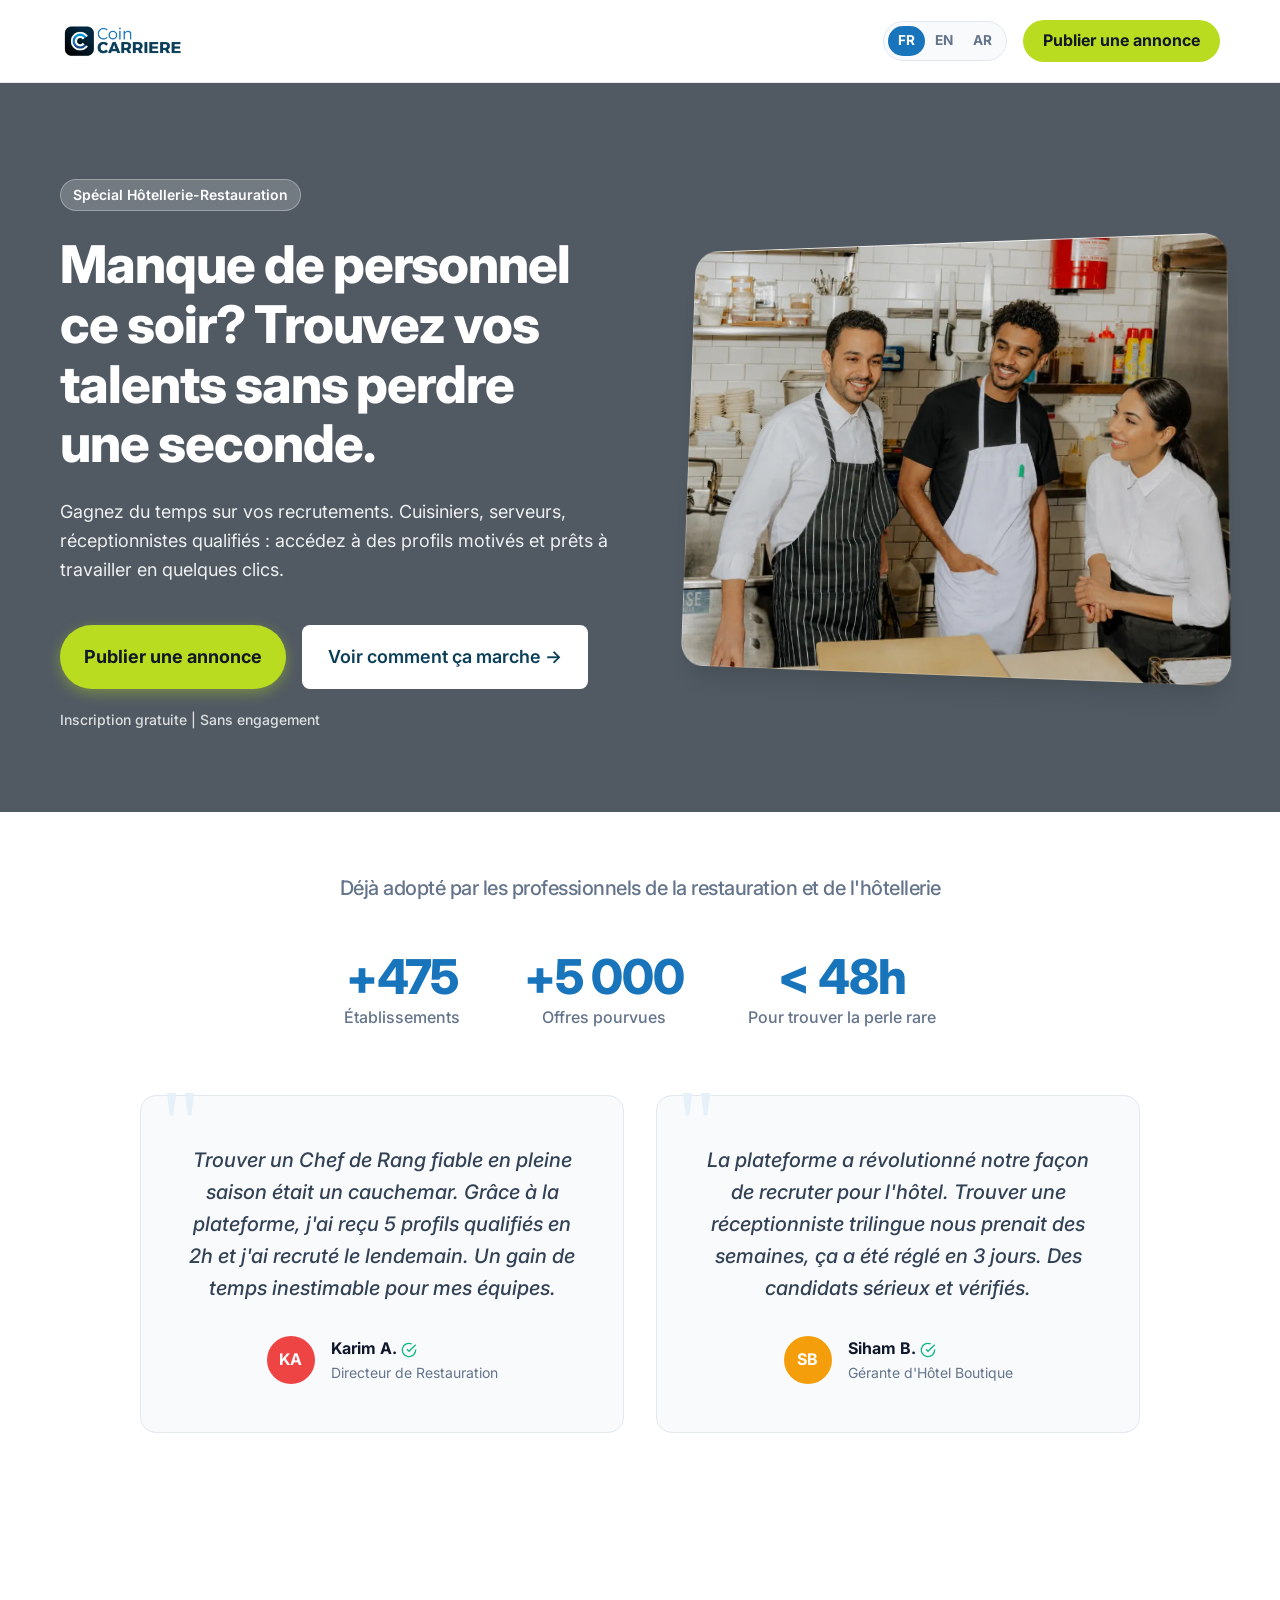
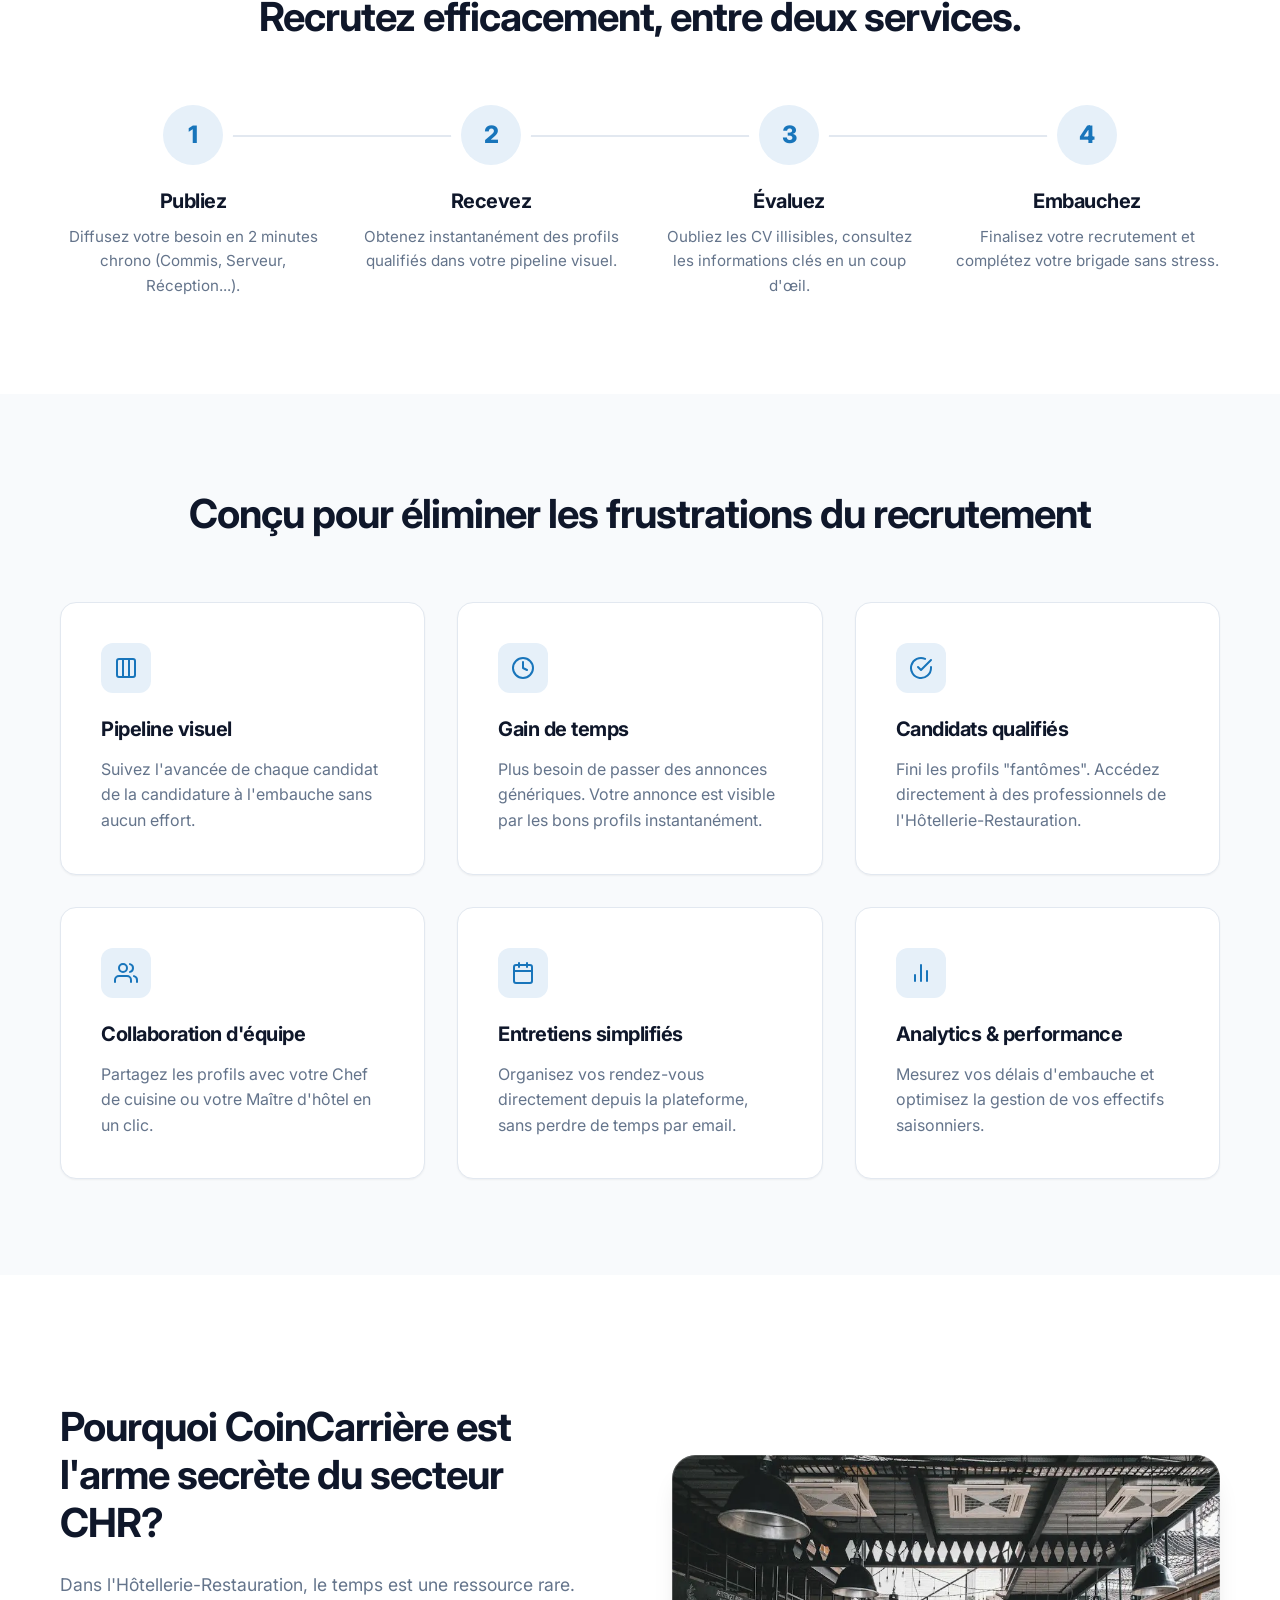
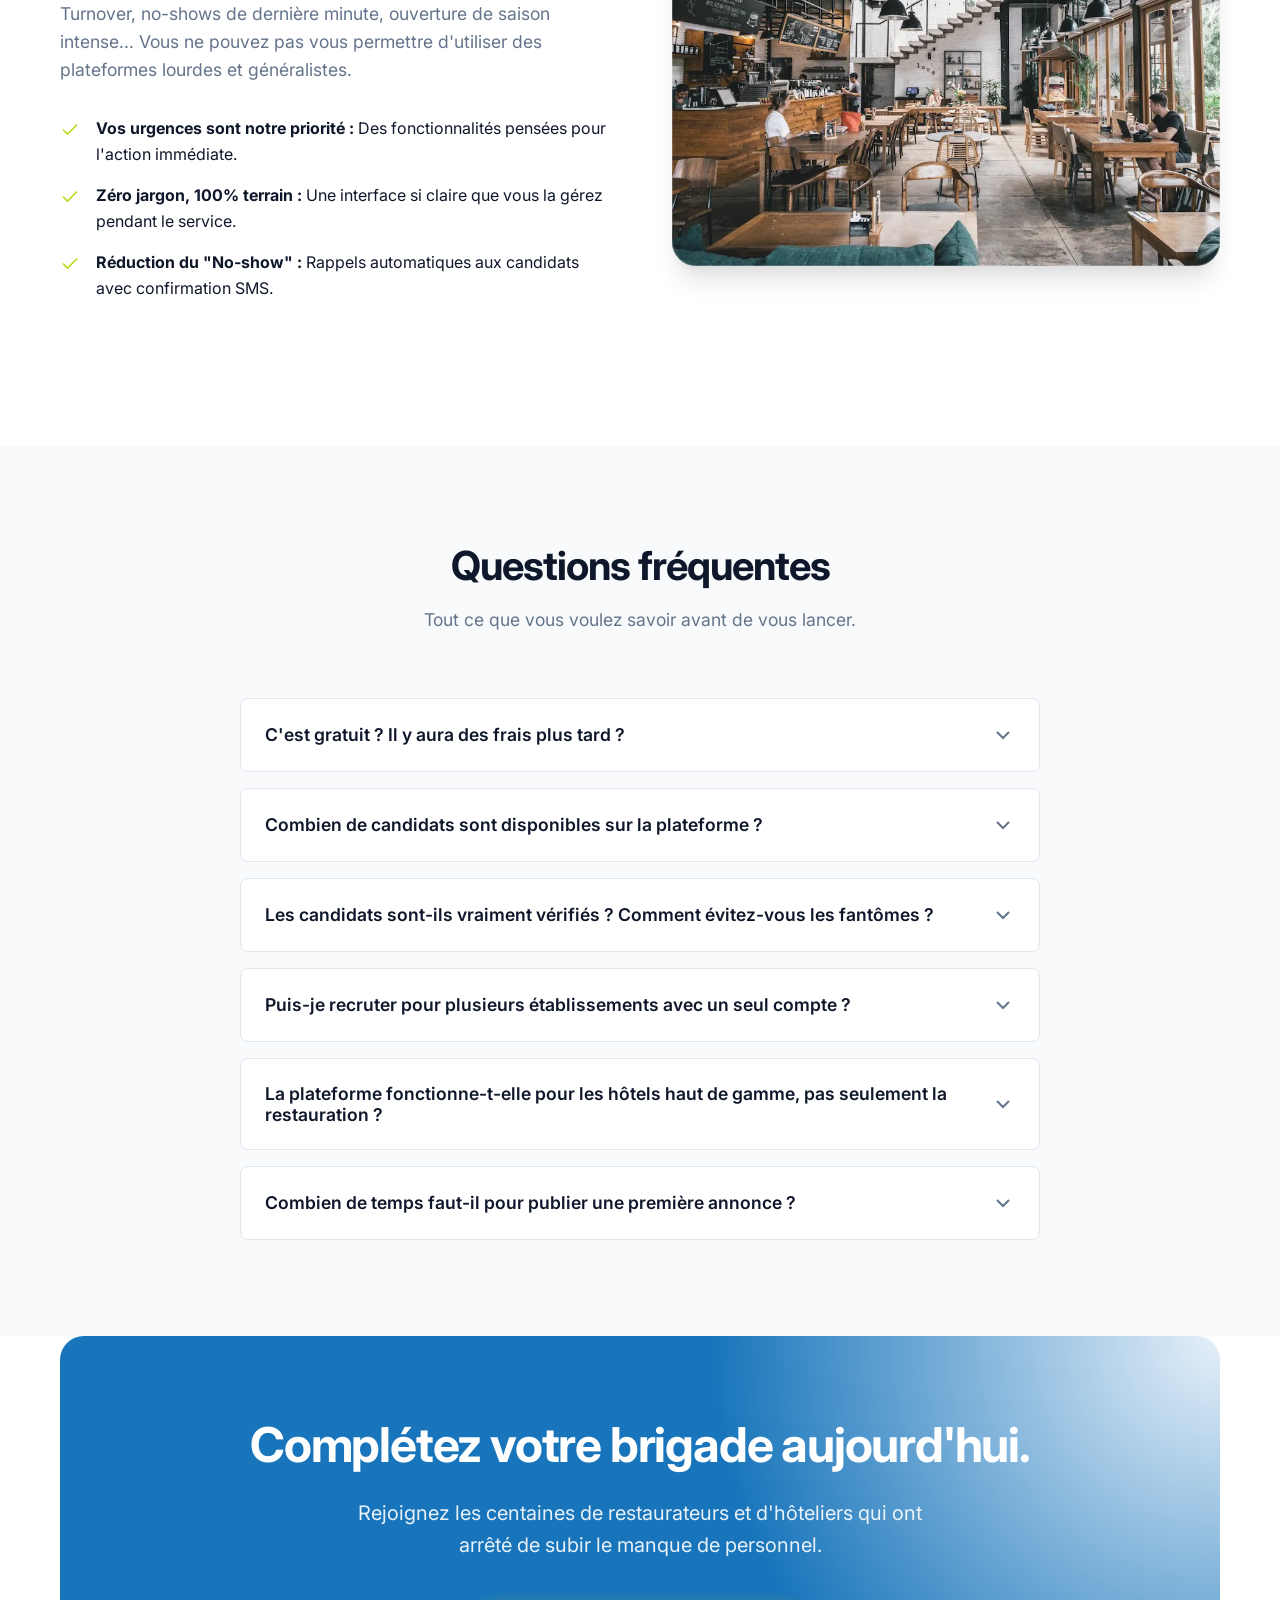
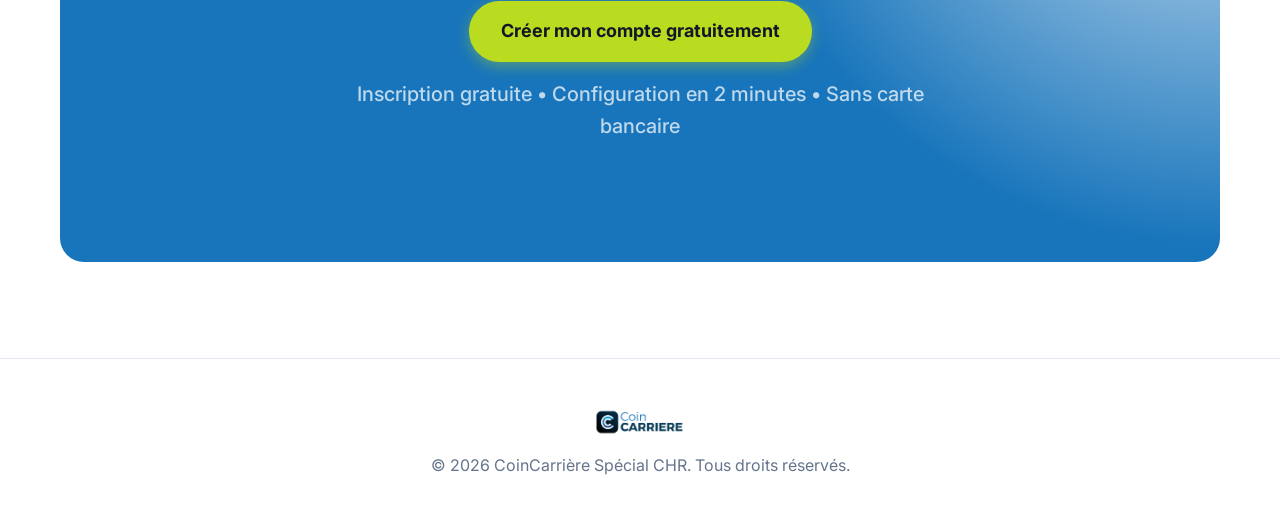
<file: index.html>
<!DOCTYPE html>
<html lang="fr">
<head>
    <meta charset="UTF-8">
    <meta name="viewport" content="width=device-width, initial-scale=1.0">
    <title>CoinCarrière | Trouvez vos talents dédiés à l'Hôtellerie-Restauration</title>
    <meta name="description" content="La plateforme de recrutement pour trouver rapidement vos cuisiniers, serveurs, et réceptionnistes. Ne passez plus d'heures à recruter.">
    <link rel="stylesheet" href="style.css">
    <link href="https://fonts.googleapis.com/css2?family=Inter:wght@300;400;500;600;700;800&display=swap" rel="stylesheet">
    <link rel="icon" type="image/png" href="media/favicon.png">
    <link rel="apple-touch-icon" href="media/favicon.png">
    <meta name="theme-color" content="#515A63">
    <meta property="og:type" content="website">
    <meta property="og:image" content="https://dsimmou.github.io/coincarriere-landing/media/og-image.jpg">
    <link rel="alternate" hreflang="fr" href="https://coincarriere.com/ma/fr/employers/index.html">
    <link rel="alternate" hreflang="en" href="https://coincarriere.com/ma/fr/employers/index-en.html">
    <link rel="alternate" hreflang="ar" href="https://coincarriere.com/ma/fr/employers/index-ar.html">
    <link rel="alternate" hreflang="x-default" href="https://coincarriere.com/ma/fr/employers/index.html">
<!-- Meta Pixel Code -->
<script>
!function(f,b,e,v,n,t,s)
{if(f.fbq)return;n=f.fbq=function(){n.callMethod?
n.callMethod.apply(n,arguments):n.queue.push(arguments)};
if(!f._fbq)f._fbq=n;n.push=n;n.loaded=!0;n.version='2.0';
n.queue=[];t=b.createElement(e);t.async=!0;
t.src=v;s=b.getElementsByTagName(e)[0];
s.parentNode.insertBefore(t,s)}(window, document,'script',
'https://connect.facebook.net/en_US/fbevents.js');
fbq('init', '987534587353749');
fbq('track', 'PageView');
</script>
<noscript><img height="1" width="1" style="display:none"
src="https://www.facebook.com/tr?id=987534587353749&ev=PageView&noscript=1"/></noscript>
<!-- End Meta Pixel Code -->
</head>
<body>
    <!-- Navbar -->
    <nav class="navbar">
        <div class="container nav-container">
            <div class="logo">
                <img src="media/logo.png" alt="CoinCarrière" style="height: 40px; display: block;">
            </div>
            <div style="display: flex; align-items: center;">
                <div class="lang-switcher">
                    <a href="index.html" class="lang-btn active">FR</a>
                    <a href="index-en.html" class="lang-btn">EN</a>
                    <a href="index-ar.html" class="lang-btn">AR</a>
                </div>
                <a href="https://coincarriere.com/register?type=company" class="btn btn-action-green nav-cta onclick="return goLead(this)">Publier une annonce</a>
            </div>
        </div>
    </nav>

    <!-- Hero Section -->
    <header class="hero">
        <div class="container hero-container">
            <div class="hero-content">
                <div class="badge">Spécial Hôtellerie-Restauration</div>
                <h1>Manque de personnel ce soir? Trouvez vos talents sans perdre une seconde.</h1>
                <p>Gagnez du temps sur vos recrutements. Cuisiniers, serveurs, réceptionnistes qualifiés : accédez à des profils motivés et prêts à travailler en quelques clics.</p>
                <div class="hero-cta-group">
                    <div class="hero-ctas">
                        <a href="https://coincarriere.com/register?type=company" class="btn btn-primary btn-large" onclick="return goLead(this)">Publier une annonce</a>
                        <a href="#how-it-works" class="btn btn-outline btn-large" style="background: white; border-color: transparent; color: var(--color-primary-dark);">Voir comment ça marche →</a>
                    </div>
                    <span class="micro-copy">Inscription gratuite | Sans engagement</span>
                </div>
            </div>
            <div class="hero-visual">
                <div class="glass-image tilt">
                    <img src="media/equipe.webp" alt="Équipe" width="900" height="712" fetchpriority="high">
                </div>
            </div>
        </div>
    </header>

    <!-- Social Proof Section -->
    <section class="social-proof">
        <div class="container">
            <h2 class="trust-heading">Déjà adopté par les professionnels de la restauration et de l'hôtellerie</h2>
            
            <div class="metrics-grid">
                <div class="metric">
                    <h3>+475</h3>
                    <p>Établissements</p>
                </div>
                <div class="metric">
                    <h3>+5 000</h3>
                    <p>Offres pourvues</p>
                </div>
                <div class="metric">
                    <h3>&lt; 48h</h3>
                    <p>Pour trouver la perle rare</p>
                </div>
            </div>

            <div class="testimonials-grid">
                <div class="testimonial">
                    <div class="quote-icon">"</div>
                    <p class="quote-text">Trouver un Chef de Rang fiable en pleine saison était un cauchemar. Grâce à la plateforme, j'ai reçu 5 profils qualifiés en 2h et j'ai recruté le lendemain. Un gain de temps inestimable pour mes équipes.</p>
                    <div class="author">
                        <div class="author-avatar" style="background: #ef4444;">KA</div>
                        <div class="author-info">
                            <strong>Karim A. <svg width="16" height="16" viewBox="0 0 24 24" fill="none" stroke="#10b981" stroke-width="2" style="vertical-align: text-bottom;"><path d="M22 11.08V12a10 10 0 1 1-5.93-9.14"></path><polyline points="22 4 12 14.01 9 11.01"></polyline></svg></strong>
                            <span>Directeur de Restauration</span>
                        </div>
                    </div>
                </div>
                <div class="testimonial">
                    <div class="quote-icon">"</div>
                    <p class="quote-text">La plateforme a révolutionné notre façon de recruter pour l'hôtel. Trouver une réceptionniste trilingue nous prenait des semaines, ça a été réglé en 3 jours. Des candidats sérieux et vérifiés.</p>
                    <div class="author">
                        <div class="author-avatar" style="background: #f59e0b;">SB</div>
                        <div class="author-info">
                            <strong>Siham B. <svg width="16" height="16" viewBox="0 0 24 24" fill="none" stroke="#10b981" stroke-width="2" style="vertical-align: text-bottom;"><path d="M22 11.08V12a10 10 0 1 1-5.93-9.14"></path><polyline points="22 4 12 14.01 9 11.01"></polyline></svg></strong>
                            <span>Gérante d'Hôtel Boutique</span>
                        </div>
                    </div>
                </div>
            </div>
        </div>
    </section>

    <!-- How It Works Section -->
    <section id="how-it-works" class="how-it-works">
        <div class="container">
            <h2>Recrutez efficacement, entre deux services.</h2>
            <div class="steps-container">
                <div class="step">
                    <div class="step-number">1</div>
                    <h3>Publiez</h3>
                    <p>Diffusez votre besoin en 2 minutes chrono (Commis, Serveur, Réception...).</p>
                </div>
                <div class="step">
                    <div class="step-number">2</div>
                    <h3>Recevez</h3>
                    <p>Obtenez instantanément des profils qualifiés dans votre pipeline visuel.</p>
                </div>
                <div class="step">
                    <div class="step-number">3</div>
                    <h3>Évaluez</h3>
                    <p>Oubliez les CV illisibles, consultez les informations clés en un coup d'œil.</p>
                </div>
                <div class="step">
                    <div class="step-number">4</div>
                    <h3>Embauchez</h3>
                    <p>Finalisez votre recrutement et complétez votre brigade sans stress.</p>
                </div>
            </div>
        </div>
    </section>

    <!-- Key Benefits Grid -->
    <section class="benefits bg-light">
        <div class="container">
            <h2>Conçu pour éliminer les frustrations du recrutement</h2>
            <div class="benefits-grid">
                <!-- Benefit 1 -->
                <div class="benefit-card">
                    <div class="icon-wrapper">
                        <svg viewBox="0 0 24 24" fill="none" stroke="currentColor" stroke-width="2" stroke-linecap="round" stroke-linejoin="round"><rect x="3" y="3" width="18" height="18" rx="2" ry="2"></rect><line x1="9" y1="3" x2="9" y2="21"></line><line x1="15" y1="3" x2="15" y2="21"></line></svg>
                    </div>
                    <h3>Pipeline visuel</h3>
                    <p>Suivez l'avancée de chaque candidat de la candidature à l'embauche sans aucun effort.</p>
                </div>
                <!-- Benefit 2 -->
                <div class="benefit-card">
                    <div class="icon-wrapper">
                        <svg viewBox="0 0 24 24" fill="none" stroke="currentColor" stroke-width="2" stroke-linecap="round" stroke-linejoin="round"><circle cx="12" cy="12" r="10"></circle><polyline points="12 6 12 12 16 14"></polyline></svg>
                    </div>
                    <h3>Gain de temps</h3>
                    <p>Plus besoin de passer des annonces génériques. Votre annonce est visible par les bons profils instantanément.</p>
                </div>
                <!-- Benefit 3 -->
                <div class="benefit-card">
                    <div class="icon-wrapper">
                        <svg viewBox="0 0 24 24" fill="none" stroke="currentColor" stroke-width="2" stroke-linecap="round" stroke-linejoin="round"><path d="M22 11.08V12a10 10 0 1 1-5.93-9.14"></path><polyline points="22 4 12 14.01 9 11.01"></polyline></svg>
                    </div>
                    <h3>Candidats qualifiés</h3>
                    <p>Fini les profils "fantômes". Accédez directement à des professionnels de l'Hôtellerie-Restauration.</p>
                </div>
                <!-- Benefit 4 -->
                <div class="benefit-card">
                    <div class="icon-wrapper">
                        <svg viewBox="0 0 24 24" fill="none" stroke="currentColor" stroke-width="2" stroke-linecap="round" stroke-linejoin="round"><path d="M17 21v-2a4 4 0 0 0-4-4H5a4 4 0 0 0-4 4v2"></path><circle cx="9" cy="7" r="4"></circle><path d="M23 21v-2a4 4 0 0 0-3-3.87"></path><path d="M16 3.13a4 4 0 0 1 0 7.75"></path></svg>
                    </div>
                    <h3>Collaboration d'équipe</h3>
                    <p>Partagez les profils avec votre Chef de cuisine ou votre Maître d'hôtel en un clic.</p>
                </div>
                <!-- Benefit 5 -->
                <div class="benefit-card">
                    <div class="icon-wrapper">
                        <svg viewBox="0 0 24 24" fill="none" stroke="currentColor" stroke-width="2" stroke-linecap="round" stroke-linejoin="round"><rect x="3" y="4" width="18" height="18" rx="2" ry="2"></rect><line x1="16" y1="2" x2="16" y2="6"></line><line x1="8" y1="2" x2="8" y2="6"></line><line x1="3" y1="10" x2="21" y2="10"></line></svg>
                    </div>
                    <h3>Entretiens simplifiés</h3>
                    <p>Organisez vos rendez-vous directement depuis la plateforme, sans perdre de temps par email.</p>
                </div>
                <!-- Benefit 6 -->
                <div class="benefit-card">
                    <div class="icon-wrapper">
                        <svg viewBox="0 0 24 24" fill="none" stroke="currentColor" stroke-width="2" stroke-linecap="round" stroke-linejoin="round"><line x1="18" y1="20" x2="18" y2="10"></line><line x1="12" y1="20" x2="12" y2="4"></line><line x1="6" y1="20" x2="6" y2="14"></line></svg>
                    </div>
                    <h3>Analytics & performance</h3>
                    <p>Mesurez vos délais d'embauche et optimisez la gestion de vos effectifs saisonniers.</p>
                </div>
            </div>
        </div>
    </section>

    <!-- Sector Value Section -->
    <section class="value-proposition">
        <div class="container container-split">
            <div class="value-content">
                <h2>Pourquoi CoinCarrière est l'arme secrète du secteur CHR?</h2>
                <p>Dans l'Hôtellerie-Restauration, le temps est une ressource rare. Turnover, no-shows de dernière minute, ouverture de saison intense... Vous ne pouvez pas vous permettre d'utiliser des plateformes lourdes et généralistes.</p>
                <ul class="check-list">
                    <li>
                        <svg viewBox="0 0 24 24" fill="none" stroke="currentColor" stroke-width="2" stroke-linecap="round" stroke-linejoin="round"><polyline points="20 6 9 17 4 12"></polyline></svg>
                        <span><strong>Vos urgences sont notre priorité :</strong> Des fonctionnalités pensées pour l'action immédiate.</span>
                    </li>
                    <li>
                        <svg viewBox="0 0 24 24" fill="none" stroke="currentColor" stroke-width="2" stroke-linecap="round" stroke-linejoin="round"><polyline points="20 6 9 17 4 12"></polyline></svg>
                        <span><strong>Zéro jargon, 100% terrain :</strong> Une interface si claire que vous la gérez pendant le service.</span>
                    </li>
                    <li>
                        <svg viewBox="0 0 24 24" fill="none" stroke="currentColor" stroke-width="2" stroke-linecap="round" stroke-linejoin="round"><polyline points="20 6 9 17 4 12"></polyline></svg>
                        <span><strong>Réduction du "No-show" :</strong> Rappels automatiques aux candidats avec confirmation SMS.</span>
                    </li>
                </ul>
            </div>
            <div class="value-visual">
                <div class="glass-image">
                    <img src="media/cuisine.webp" alt="Cuisine professionnelle en plein service" width="900" height="675" loading="lazy">
                </div>
            </div>
        </div>
    </section>

    <!-- FAQ Section -->
    <section class="faq-section bg-light">
        <div class="container">
            <h2>Questions fréquentes</h2>
            <p class="faq-intro">Tout ce que vous voulez savoir avant de vous lancer.</p>
            <div class="faq-list">

                <div class="faq-item">
                    <button class="faq-question" aria-expanded="false" onclick="toggleFaq(this)">
                        <span>C'est gratuit ? Il y aura des frais plus tard ?</span>
                        <svg class="faq-icon" viewBox="0 0 24 24" fill="none" stroke="currentColor" stroke-width="2"><polyline points="6 9 12 15 18 9"></polyline></svg>
                    </button>
                    <div class="faq-answer">
                        <p>L'inscription et la publication d'annonces sont <strong>100% gratuites</strong>. Nous croyons qu'un recruteur qui trouve le bon profil rapidement est notre meilleure publicité. Des options premium (mise en avant d'annonces, accès illimité aux candidats) seront disponibles, mais le cœur de la plateforme restera gratuit.</p>
                    </div>
                </div>

                <div class="faq-item">
                    <button class="faq-question" aria-expanded="false" onclick="toggleFaq(this)">
                        <span>Combien de candidats sont disponibles sur la plateforme ?</span>
                        <svg class="faq-icon" viewBox="0 0 24 24" fill="none" stroke="currentColor" stroke-width="2"><polyline points="6 9 12 15 18 9"></polyline></svg>
                    </button>
                    <div class="faq-answer">
                        <p>CoinCarrière compte plus de <strong>5 000 profils actifs</strong> dans le secteur Hôtellerie-Restauration au Maroc — cuisiniers, serveurs, réceptionnistes, barmen, gouvernantes et bien d'autres. La base croît chaque semaine grâce à nos partenariats avec les écoles hôtelières.</p>
                    </div>
                </div>

                <div class="faq-item">
                    <button class="faq-question" aria-expanded="false" onclick="toggleFaq(this)">
                        <span>Les candidats sont-ils vraiment vérifiés ? Comment évitez-vous les fantômes ?</span>
                        <svg class="faq-icon" viewBox="0 0 24 24" fill="none" stroke="currentColor" stroke-width="2"><polyline points="6 9 12 15 18 9"></polyline></svg>
                    </button>
                    <div class="faq-answer">
                        <p>Chaque candidat confirme son profil par numéro de téléphone. Avant un entretien, notre système envoie une <strong>confirmation SMS automatique</strong> au candidat. Si le profil ne répond pas ou annule à la dernière minute, vous en êtes notifié instantanément pour reprogrammer. Notre taux de présence aux entretiens dépasse 85%.</p>
                    </div>
                </div>

                <div class="faq-item">
                    <button class="faq-question" aria-expanded="false" onclick="toggleFaq(this)">
                        <span>Puis-je recruter pour plusieurs établissements avec un seul compte ?</span>
                        <svg class="faq-icon" viewBox="0 0 24 24" fill="none" stroke="currentColor" stroke-width="2"><polyline points="6 9 12 15 18 9"></polyline></svg>
                    </button>
                    <div class="faq-answer">
                        <p>Oui. Un compte employeur peut gérer plusieurs établissements et plusieurs pipelines de recrutement simultanément. Idéal pour les groupes hôteliers, les chaînes de restauration ou les directions RH multi-sites.</p>
                    </div>
                </div>

                <div class="faq-item">
                    <button class="faq-question" aria-expanded="false" onclick="toggleFaq(this)">
                        <span>La plateforme fonctionne-t-elle pour les hôtels haut de gamme, pas seulement la restauration ?</span>
                        <svg class="faq-icon" viewBox="0 0 24 24" fill="none" stroke="currentColor" stroke-width="2"><polyline points="6 9 12 15 18 9"></polyline></svg>
                    </button>
                    <div class="faq-answer">
                        <p>Absolument. CoinCarrière couvre l'ensemble du secteur CHR : restaurants, brasseries, cafés, hôtels 3 à 5 étoiles, riads, resorts et résidences touristiques. Vous pouvez filtrer les candidats par niveau d'expérience, type de poste et disponibilité pour trouver des profils adaptés à vos standards, qu'il s'agisse d'un poste en cuisine ou d'un profil de réceptionniste bilingue.</p>
                    </div>
                </div>

                <div class="faq-item">
                    <button class="faq-question" aria-expanded="false" onclick="toggleFaq(this)">
                        <span>Combien de temps faut-il pour publier une première annonce ?</span>
                        <svg class="faq-icon" viewBox="0 0 24 24" fill="none" stroke="currentColor" stroke-width="2"><polyline points="6 9 12 15 18 9"></polyline></svg>
                    </button>
                    <div class="faq-answer">
                        <p>Moins de 2 minutes. Créez votre compte, renseignez le nom du poste, le type de contrat et la disponibilité souhaitée — votre annonce est en ligne immédiatement. Pas de formulaire complexe, pas d'approbation manuelle.</p>
                    </div>
                </div>

            </div>
        </div>
    </section>

    <!-- Final CTA Section -->
    <section class="final-cta">
        <div class="container">
            <div class="cta-box">
                <h2>Complétez votre brigade aujourd'hui.</h2>
                <p>Rejoignez les centaines de restaurateurs et d'hôteliers qui ont arrêté de subir le manque de personnel.</p>
                <div class="cta-actions">
                    <a href="https://coincarriere.com/register?type=company" class="btn btn-primary btn-large" onclick="return goLead(this)">Créer mon compte gratuitement</a>
                    <p class="micro-copy light">Inscription gratuite • Configuration en 2 minutes • Sans carte bancaire</p>
                </div>
            </div>
        </div>
    </section>

    <!-- Footer -->
    <footer>
        <div class="container">
            <div class="footer-content">
                <div class="logo"><img src="media/logo.png" alt="CoinCarrière" style="height: 30px;"></div>
                <p>© 2026 CoinCarrière Spécial CHR. Tous droits réservés.</p>
            </div>
        </div>
    </footer>

    <!-- Sticky mobile CTA -->
    <div class="sticky-cta" id="sticky-cta" aria-hidden="true">
        <a href="https://coincarriere.com/register?type=company" class="btn btn-primary" tabindex="-1" onclick="return goLead(this)">Publier une annonce gratuite</a>
    </div>

    <script>
        function goLead(link) {
            try { fbq('track', 'Lead'); } catch (e) {}
            setTimeout(function () { window.location.href = link.href; }, 200);
            return false;
        }

        function toggleFaq(button) {
            const item = button.closest('.faq-item');
            const willOpen = !item.classList.contains('open');
            document.querySelectorAll('.faq-item').forEach(function (i) {
                i.classList.remove('open');
                i.querySelector('.faq-question').setAttribute('aria-expanded', 'false');
            });
            if (willOpen) {
                item.classList.add('open');
                button.setAttribute('aria-expanded', 'true');
            }
        }

        // Sticky CTA: visible on mobile once the hero is out of view, hidden over the final CTA
        (function () {
            var bar = document.getElementById('sticky-cta');
            var hero = document.querySelector('.hero');
            var finalCta = document.querySelector('.final-cta');
            if (!bar || !hero || !('IntersectionObserver' in window)) return;
            var heroVisible = true, finalVisible = false;
            function update() {
                var show = !heroVisible && !finalVisible;
                bar.classList.toggle('visible', show);
                bar.setAttribute('aria-hidden', show ? 'false' : 'true');
                bar.querySelector('a').tabIndex = show ? 0 : -1;
            }
            new IntersectionObserver(function (e) { heroVisible = e[0].isIntersecting; update(); }).observe(hero);
            if (finalCta) new IntersectionObserver(function (e) { finalVisible = e[0].isIntersecting; update(); }).observe(finalCta);
        })();
    </script>
</body>
</html>
</file>
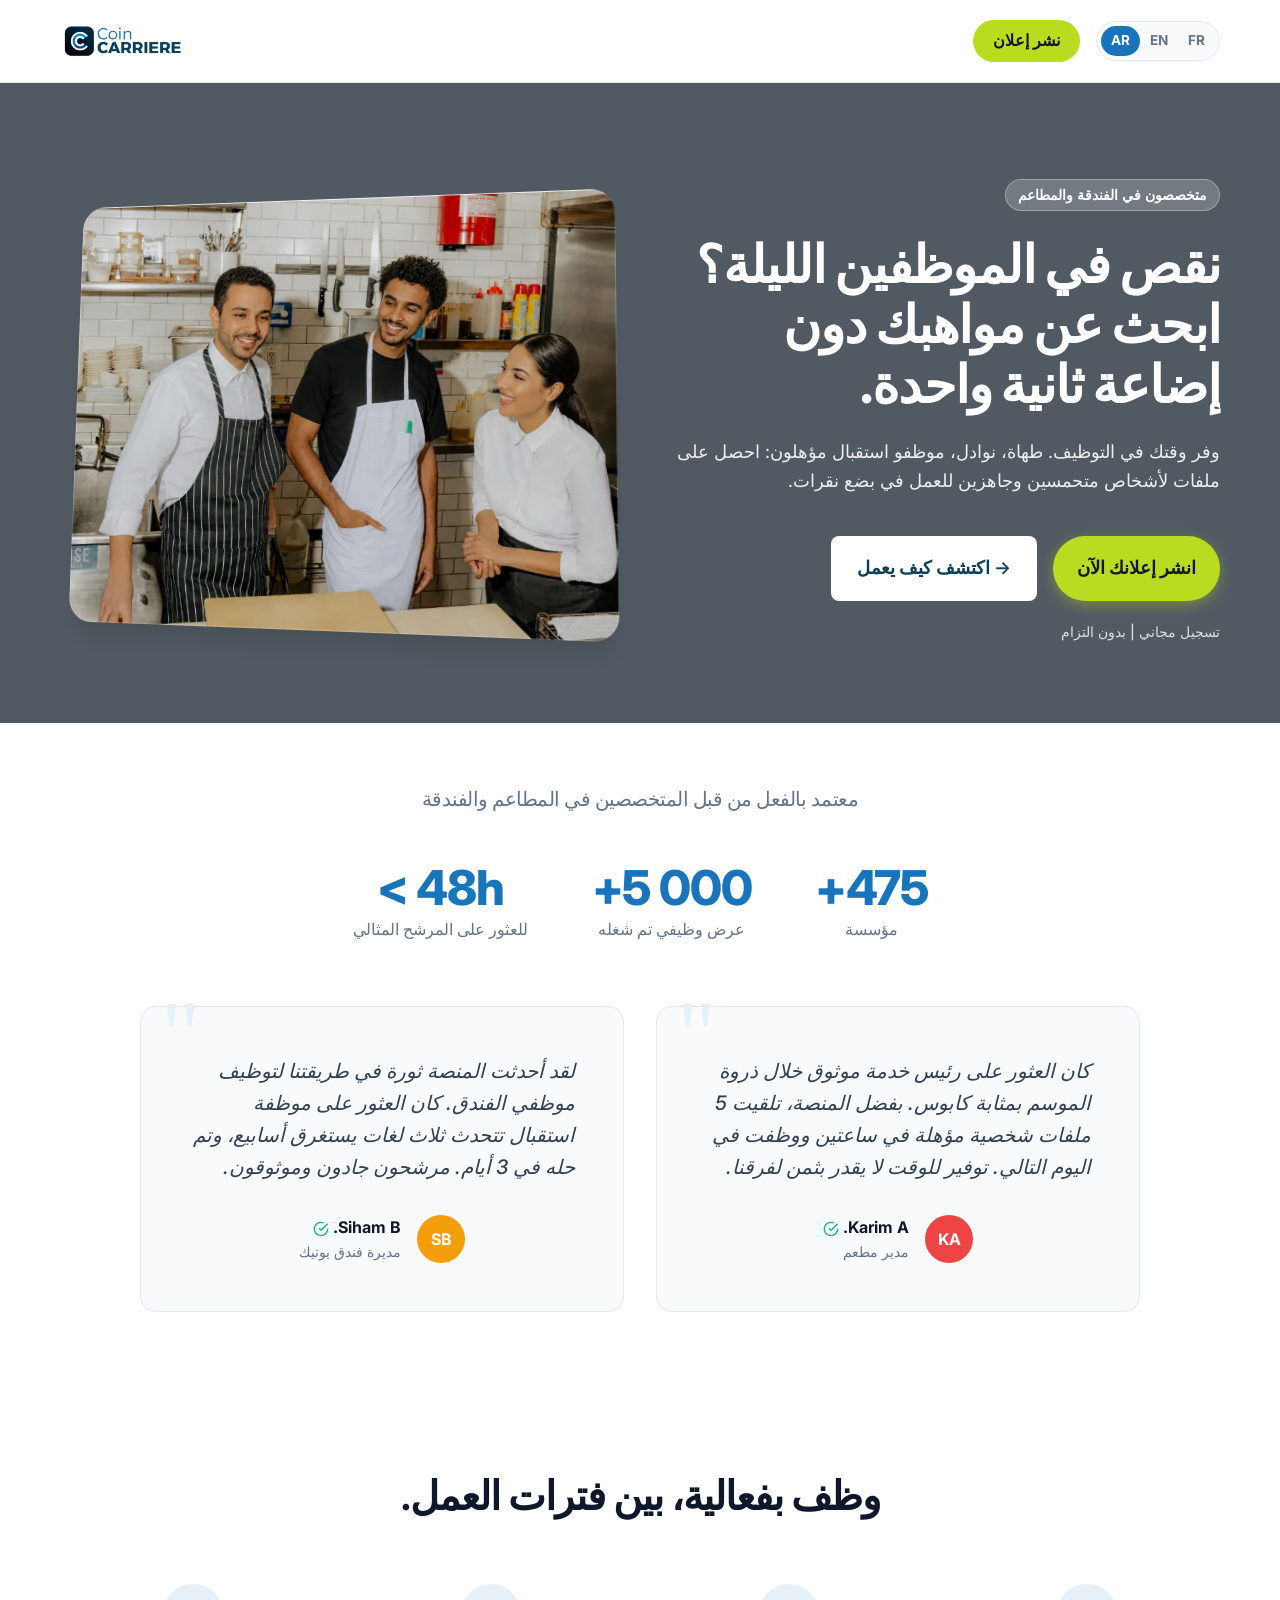
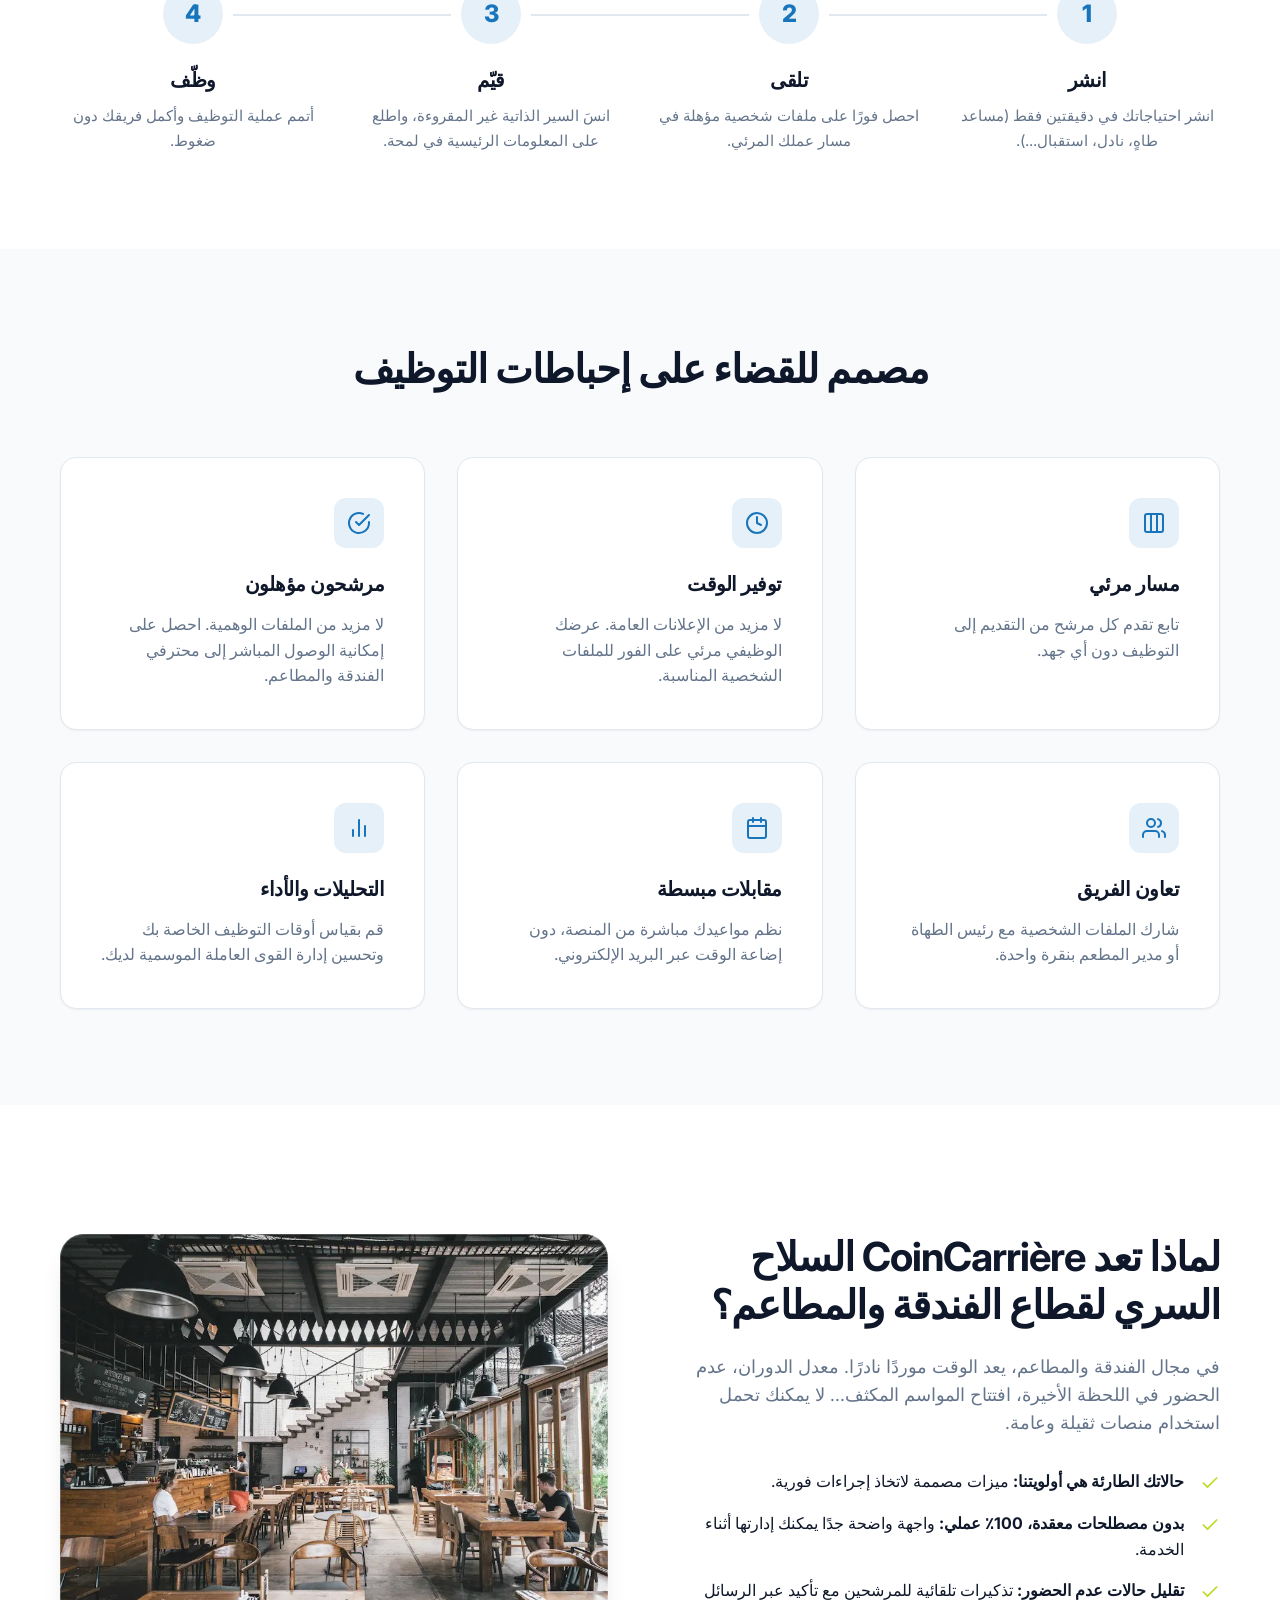
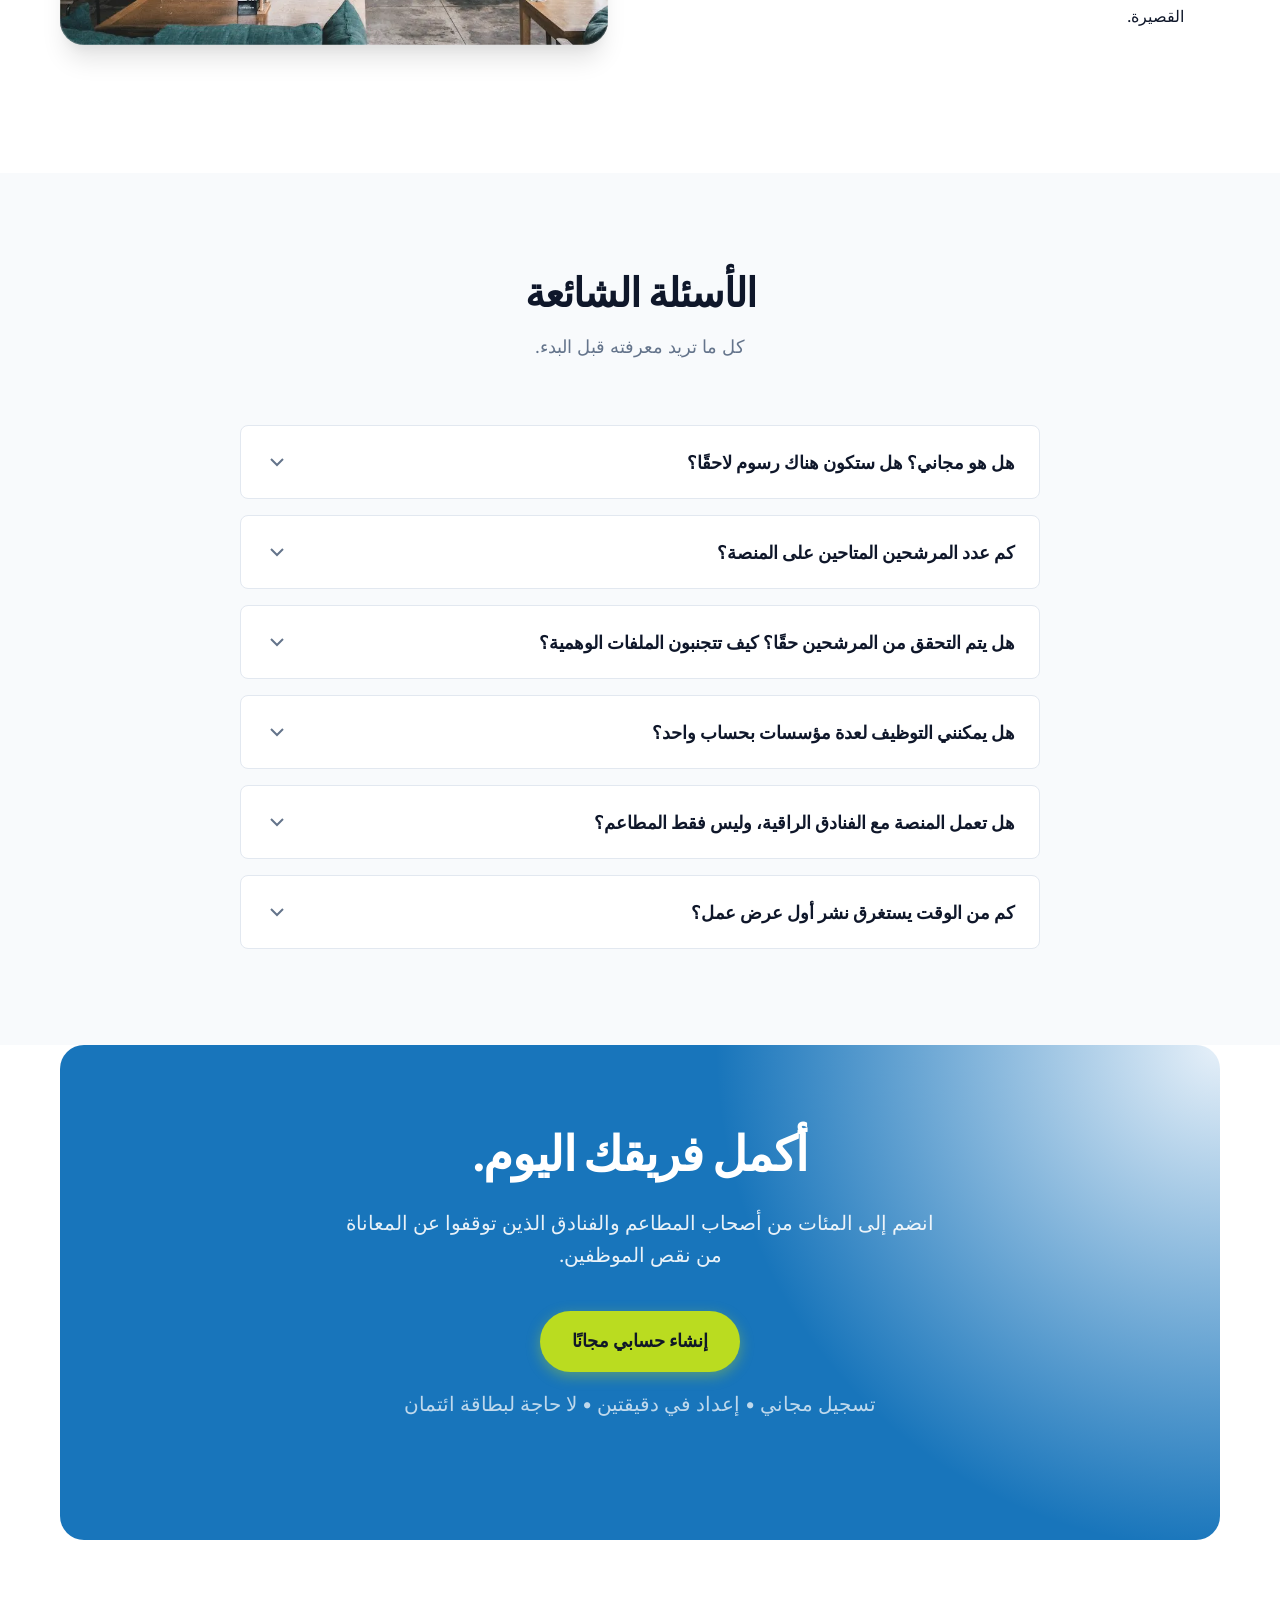
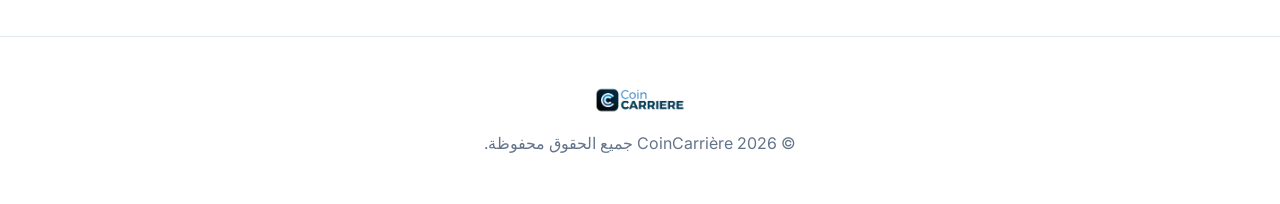
<file: index-ar.html>
<!DOCTYPE html>
<html lang="ar" dir="rtl">
<head>
    <meta charset="UTF-8">
    <meta name="viewport" content="width=device-width, initial-scale=1.0">
    <title>CoinCarrière | ابحث عن مواهبك المتخصصة في قطاع الفندقة والمطاعم</title>
    <meta name="description" content="منصة التوظيف للعثور بسرعة على الطهاة والنوادل وموظفي الاستقبال. لا تضيع ساعات في التوظيف.">
    <link rel="stylesheet" href="style.css">
    <link href="https://fonts.googleapis.com/css2?family=Inter:wght@300;400;500;600;700;800&display=swap" rel="stylesheet">
    <link href="https://fonts.googleapis.com/css2?family=Cairo:wght@400;600;700;800&display=swap" rel="stylesheet">
    <link rel="icon" type="image/png" href="media/favicon.png">
    <link rel="apple-touch-icon" href="media/favicon.png">
    <meta name="theme-color" content="#515A63">
    <meta property="og:type" content="website">
    <meta property="og:image" content="https://dsimmou.github.io/coincarriere-landing/media/og-image.jpg">
    <link rel="alternate" hreflang="fr" href="https://coincarriere.com/ma/fr/employers/index.html">
    <link rel="alternate" hreflang="en" href="https://coincarriere.com/ma/fr/employers/index-en.html">
    <link rel="alternate" hreflang="ar" href="https://coincarriere.com/ma/fr/employers/index-ar.html">
    <link rel="alternate" hreflang="x-default" href="https://coincarriere.com/ma/fr/employers/index.html">
<!-- Meta Pixel Code -->
<script>
!function(f,b,e,v,n,t,s)
{if(f.fbq)return;n=f.fbq=function(){n.callMethod?
n.callMethod.apply(n,arguments):n.queue.push(arguments)};
if(!f._fbq)f._fbq=n;n.push=n;n.loaded=!0;n.version='2.0';
n.queue=[];t=b.createElement(e);t.async=!0;
t.src=v;s=b.getElementsByTagName(e)[0];
s.parentNode.insertBefore(t,s)}(window, document,'script',
'https://connect.facebook.net/en_US/fbevents.js');
fbq('init', '987534587353749');
fbq('track', 'PageView');
</script>
<noscript><img height="1" width="1" style="display:none"
src="https://www.facebook.com/tr?id=987534587353749&ev=PageView&noscript=1"/></noscript>
<!-- End Meta Pixel Code -->
</head>
<body>
    <!-- Navbar -->
    <nav class="navbar">
        <div class="container nav-container">
            <div class="logo">
                <img src="media/logo.png" alt="CoinCarrière" style="height: 40px; display: block;">
            </div>
            <div style="display: flex; align-items: center;">
                <div class="lang-switcher">
                    <a href="index.html" class="lang-btn">FR</a>
                    <a href="index-en.html" class="lang-btn">EN</a>
                    <a href="index-ar.html" class="lang-btn active">AR</a>
                </div>
                <a href="https://coincarriere.com/register?type=company" class="btn btn-action-green nav-cta onclick="return goLead(this)">نشر إعلان</a>
            </div>
        </div>
    </nav>

    <!-- Hero Section -->
    <header class="hero">
        <div class="container hero-container">
            <div class="hero-content">
                <div class="badge">متخصصون في الفندقة والمطاعم</div>
                <h1>نقص في الموظفين الليلة؟ ابحث عن مواهبك دون إضاعة ثانية واحدة.</h1>
                <p>وفر وقتك في التوظيف. طهاة، نوادل، موظفو استقبال مؤهلون: احصل على ملفات لأشخاص متحمسين وجاهزين للعمل في بضع نقرات.</p>
                <div class="hero-cta-group">
                    <div class="hero-ctas">
                        <a href="https://coincarriere.com/register?type=company" class="btn btn-primary btn-large" onclick="return goLead(this)">انشر إعلانك الآن</a>
                        <a href="#how-it-works" class="btn btn-outline btn-large" style="background: white; border-color: transparent; color: var(--color-primary-dark);">→ اكتشف كيف يعمل</a>
                    </div>
                    <span class="micro-copy">تسجيل مجاني | بدون التزام</span>
                </div>
            </div>
            <div class="hero-visual">
                <div class="glass-image tilt">
                    <img src="media/equipe.webp" alt="فريق العمل" width="900" height="712" fetchpriority="high">
                </div>
            </div>
        </div>
    </header>

    <!-- Social Proof Section -->
    <section class="social-proof">
        <div class="container">
            <h2 class="trust-heading">معتمد بالفعل من قبل المتخصصين في المطاعم والفندقة</h2>
            
            <div class="metrics-grid">
                <div class="metric">
                    <h3 dir="ltr">+475</h3>
                    <p>مؤسسة</p>
                </div>
                <div class="metric">
                    <h3 dir="ltr">+5 000</h3>
                    <p>عرض وظيفي تم شغله</p>
                </div>
                <div class="metric">
                    <h3 dir="ltr">&lt; 48h</h3>
                    <p>للعثور على المرشح المثالي</p>
                </div>
            </div>

            <div class="testimonials-grid">
                <div class="testimonial">
                    <div class="quote-icon">"</div>
                    <p class="quote-text">كان العثور على رئيس خدمة موثوق خلال ذروة الموسم بمثابة كابوس. بفضل المنصة، تلقيت 5 ملفات شخصية مؤهلة في ساعتين ووظفت في اليوم التالي. توفير للوقت لا يقدر بثمن لفرقنا.</p>
                    <div class="author">
                        <div class="author-avatar" style="background: #ef4444;">KA</div>
                        <div class="author-info">
                            <strong>Karim A. <svg width="16" height="16" viewBox="0 0 24 24" fill="none" stroke="#10b981" stroke-width="2" style="vertical-align: text-bottom;"><path d="M22 11.08V12a10 10 0 1 1-5.93-9.14"></path><polyline points="22 4 12 14.01 9 11.01"></polyline></svg></strong>
                            <span>مدير مطعم</span>
                        </div>
                    </div>
                </div>
                <div class="testimonial">
                    <div class="quote-icon">"</div>
                    <p class="quote-text">لقد أحدثت المنصة ثورة في طريقتنا لتوظيف موظفي الفندق. كان العثور على موظفة استقبال تتحدث ثلاث لغات يستغرق أسابيع، وتم حله في 3 أيام. مرشحون جادون وموثوقون.</p>
                    <div class="author">
                        <div class="author-avatar" style="background: #f59e0b;">SB</div>
                        <div class="author-info">
                            <strong>Siham B. <svg width="16" height="16" viewBox="0 0 24 24" fill="none" stroke="#10b981" stroke-width="2" style="vertical-align: text-bottom;"><path d="M22 11.08V12a10 10 0 1 1-5.93-9.14"></path><polyline points="22 4 12 14.01 9 11.01"></polyline></svg></strong>
                            <span>مديرة فندق بوتيك</span>
                        </div>
                    </div>
                </div>
            </div>
        </div>
    </section>

    <!-- How It Works Section -->
    <section id="how-it-works" class="how-it-works">
        <div class="container">
            <h2>وظف بفعالية، بين فترات العمل.</h2>
            <div class="steps-container">
                <div class="step">
                    <div class="step-number">1</div>
                    <h3>انشر</h3>
                    <p>انشر احتياجاتك في دقيقتين فقط (مساعد طاهٍ، نادل، استقبال...).</p>
                </div>
                <div class="step">
                    <div class="step-number">2</div>
                    <h3>تلقى</h3>
                    <p>احصل فورًا على ملفات شخصية مؤهلة في مسار عملك المرئي.</p>
                </div>
                <div class="step">
                    <div class="step-number">3</div>
                    <h3>قيّم</h3>
                    <p>انسَ السير الذاتية غير المقروءة، واطلع على المعلومات الرئيسية في لمحة.</p>
                </div>
                <div class="step">
                    <div class="step-number">4</div>
                    <h3>وظّف</h3>
                    <p>أتمم عملية التوظيف وأكمل فريقك دون ضغوط.</p>
                </div>
            </div>
        </div>
    </section>

    <!-- Key Benefits Grid -->
    <section class="benefits bg-light">
        <div class="container">
            <h2>مصمم للقضاء على إحباطات التوظيف</h2>
            <div class="benefits-grid">
                <div class="benefit-card">
                    <div class="icon-wrapper">
                        <svg viewBox="0 0 24 24" fill="none" stroke="currentColor" stroke-width="2" stroke-linecap="round" stroke-linejoin="round"><rect x="3" y="3" width="18" height="18" rx="2" ry="2"></rect><line x1="9" y1="3" x2="9" y2="21"></line><line x1="15" y1="3" x2="15" y2="21"></line></svg>
                    </div>
                    <h3>مسار مرئي</h3>
                    <p>تابع تقدم كل مرشح من التقديم إلى التوظيف دون أي جهد.</p>
                </div>
                <div class="benefit-card">
                    <div class="icon-wrapper">
                        <svg viewBox="0 0 24 24" fill="none" stroke="currentColor" stroke-width="2" stroke-linecap="round" stroke-linejoin="round"><circle cx="12" cy="12" r="10"></circle><polyline points="12 6 12 12 16 14"></polyline></svg>
                    </div>
                    <h3>توفير الوقت</h3>
                    <p>لا مزيد من الإعلانات العامة. عرضك الوظيفي مرئي على الفور للملفات الشخصية المناسبة.</p>
                </div>
                <div class="benefit-card">
                    <div class="icon-wrapper">
                        <svg viewBox="0 0 24 24" fill="none" stroke="currentColor" stroke-width="2" stroke-linecap="round" stroke-linejoin="round"><path d="M22 11.08V12a10 10 0 1 1-5.93-9.14"></path><polyline points="22 4 12 14.01 9 11.01"></polyline></svg>
                    </div>
                    <h3>مرشحون مؤهلون</h3>
                    <p>لا مزيد من الملفات الوهمية. احصل على إمكانية الوصول المباشر إلى محترفي الفندقة والمطاعم.</p>
                </div>
                <div class="benefit-card">
                    <div class="icon-wrapper">
                        <svg viewBox="0 0 24 24" fill="none" stroke="currentColor" stroke-width="2" stroke-linecap="round" stroke-linejoin="round"><path d="M17 21v-2a4 4 0 0 0-4-4H5a4 4 0 0 0-4 4v2"></path><circle cx="9" cy="7" r="4"></circle><path d="M23 21v-2a4 4 0 0 0-3-3.87"></path><path d="M16 3.13a4 4 0 0 1 0 7.75"></path></svg>
                    </div>
                    <h3>تعاون الفريق</h3>
                    <p>شارك الملفات الشخصية مع رئيس الطهاة أو مدير المطعم بنقرة واحدة.</p>
                </div>
                <div class="benefit-card">
                    <div class="icon-wrapper">
                        <svg viewBox="0 0 24 24" fill="none" stroke="currentColor" stroke-width="2" stroke-linecap="round" stroke-linejoin="round"><rect x="3" y="4" width="18" height="18" rx="2" ry="2"></rect><line x1="16" y1="2" x2="16" y2="6"></line><line x1="8" y1="2" x2="8" y2="6"></line><line x1="3" y1="10" x2="21" y2="10"></line></svg>
                    </div>
                    <h3>مقابلات مبسطة</h3>
                    <p>نظم مواعيدك مباشرة من المنصة، دون إضاعة الوقت عبر البريد الإلكتروني.</p>
                </div>
                <div class="benefit-card">
                    <div class="icon-wrapper">
                        <svg viewBox="0 0 24 24" fill="none" stroke="currentColor" stroke-width="2" stroke-linecap="round" stroke-linejoin="round"><line x1="18" y1="20" x2="18" y2="10"></line><line x1="12" y1="20" x2="12" y2="4"></line><line x1="6" y1="20" x2="6" y2="14"></line></svg>
                    </div>
                    <h3>التحليلات والأداء</h3>
                    <p>قم بقياس أوقات التوظيف الخاصة بك وتحسين إدارة القوى العاملة الموسمية لديك.</p>
                </div>
            </div>
        </div>
    </section>

    <!-- Sector Value Section -->
    <section class="value-proposition">
        <div class="container container-split">
            <div class="value-content">
                <h2>لماذا تعد CoinCarrière السلاح السري لقطاع الفندقة والمطاعم؟</h2>
                <p>في مجال الفندقة والمطاعم، يعد الوقت موردًا نادرًا. معدل الدوران، عدم الحضور في اللحظة الأخيرة، افتتاح المواسم المكثف... لا يمكنك تحمل استخدام منصات ثقيلة وعامة.</p>
                <ul class="check-list">
                    <li>
                        <svg viewBox="0 0 24 24" fill="none" stroke="currentColor" stroke-width="2" stroke-linecap="round" stroke-linejoin="round"><polyline points="20 6 9 17 4 12"></polyline></svg>
                        <span><strong>حالاتك الطارئة هي أولويتنا:</strong> ميزات مصممة لاتخاذ إجراءات فورية.</span>
                    </li>
                    <li>
                        <svg viewBox="0 0 24 24" fill="none" stroke="currentColor" stroke-width="2" stroke-linecap="round" stroke-linejoin="round"><polyline points="20 6 9 17 4 12"></polyline></svg>
                        <span><strong>بدون مصطلحات معقدة، 100٪ عملي:</strong> واجهة واضحة جدًا يمكنك إدارتها أثناء الخدمة.</span>
                    </li>
                    <li>
                        <svg viewBox="0 0 24 24" fill="none" stroke="currentColor" stroke-width="2" stroke-linecap="round" stroke-linejoin="round"><polyline points="20 6 9 17 4 12"></polyline></svg>
                        <span><strong>تقليل حالات عدم الحضور:</strong> تذكيرات تلقائية للمرشحين مع تأكيد عبر الرسائل القصيرة.</span>
                    </li>
                </ul>
            </div>
            <div class="value-visual">
                <div class="glass-image">
                    <img src="media/cuisine.webp" alt="Professional kitchen in full service" width="900" height="675" loading="lazy">
                </div>
            </div>
        </div>
    </section>

    <!-- FAQ Section -->
    <section class="faq-section bg-light">
        <div class="container">
            <h2>الأسئلة الشائعة</h2>
            <p class="faq-intro">كل ما تريد معرفته قبل البدء.</p>
            <div class="faq-list">
                <div class="faq-item">
                    <button class="faq-question" aria-expanded="false" onclick="toggleFaq(this)">
                        <span>هل هو مجاني؟ هل ستكون هناك رسوم لاحقًا؟</span>
                        <svg class="faq-icon" viewBox="0 0 24 24" fill="none" stroke="currentColor" stroke-width="2"><polyline points="6 9 12 15 18 9"></polyline></svg>
                    </button>
                    <div class="faq-answer">
                        <p>التسجيل ونشر الإعلانات <strong>مجاني 100٪</strong>. نحن نؤمن بأن صاحب العمل الذي يجد الملف الشخصي المناسب بسرعة هو أفضل إعلان لنا. ستتوفر خيارات متميزة (تسليط الضوء على الإعلانات، وصول غير محدود للمرشحين)، لكن جوهر المنصة سيبقى مجانيًا.</p>
                    </div>
                </div>

                <div class="faq-item">
                    <button class="faq-question" aria-expanded="false" onclick="toggleFaq(this)">
                        <span>كم عدد المرشحين المتاحين على المنصة؟</span>
                        <svg class="faq-icon" viewBox="0 0 24 24" fill="none" stroke="currentColor" stroke-width="2"><polyline points="6 9 12 15 18 9"></polyline></svg>
                    </button>
                    <div class="faq-answer">
                        <p>تضم CoinCarrière أكثر من <strong>5000 ملف شخصي نشط</strong> في قطاع الفندقة والمطاعم في المغرب — طهاة، نوادل، موظفو استقبال، سقاة، مدبرات منزل والعديد من الآخرين. تنمو القاعدة كل أسبوع بفضل شراكاتنا مع مدارس الفندقة.</p>
                    </div>
                </div>

                <div class="faq-item">
                    <button class="faq-question" aria-expanded="false" onclick="toggleFaq(this)">
                        <span>هل يتم التحقق من المرشحين حقًا؟ كيف تتجنبون الملفات الوهمية؟</span>
                        <svg class="faq-icon" viewBox="0 0 24 24" fill="none" stroke="currentColor" stroke-width="2"><polyline points="6 9 12 15 18 9"></polyline></svg>
                    </button>
                    <div class="faq-answer">
                        <p>يؤكد كل مرشح ملفه الشخصي عبر رقم الهاتف. قبل المقابلة، يرسل نظامنا <strong>تأكيدًا تلقائيًا عبر الرسائل القصيرة</strong> إلى المرشح. إذا لم يستجب أو ألغى في اللحظة الأخيرة، يتم إعلامك على الفور لإعادة الجدولة. يتجاوز معدل حضور المقابلات لدينا 85٪.</p>
                    </div>
                </div>

                <div class="faq-item">
                    <button class="faq-question" aria-expanded="false" onclick="toggleFaq(this)">
                        <span>هل يمكنني التوظيف لعدة مؤسسات بحساب واحد؟</span>
                        <svg class="faq-icon" viewBox="0 0 24 24" fill="none" stroke="currentColor" stroke-width="2"><polyline points="6 9 12 15 18 9"></polyline></svg>
                    </button>
                    <div class="faq-answer">
                        <p>نعم. يمكن لحساب صاحب العمل إدارة عدة مؤسسات وعدة مسارات توظيف في وقت واحد. مثالي لمجموعات الفنادق أو سلاسل المطاعم أو أقسام الموارد البشرية متعددة المواقع.</p>
                    </div>
                </div>

                <div class="faq-item">
                    <button class="faq-question" aria-expanded="false" onclick="toggleFaq(this)">
                        <span>هل تعمل المنصة مع الفنادق الراقية، وليس فقط المطاعم؟</span>
                        <svg class="faq-icon" viewBox="0 0 24 24" fill="none" stroke="currentColor" stroke-width="2"><polyline points="6 9 12 15 18 9"></polyline></svg>
                    </button>
                    <div class="faq-answer">
                        <p>بالتأكيد. تغطي CoinCarrière قطاع الفندقة والمطاعم بالكامل: المطاعم، المقاهي، الفنادق من 3 إلى 5 نجوم، الرياض، المنتجعات والمساكن السياحية. يمكنك تصفية المرشحين حسب مستوى الخبرة ونوع الوظيفة والتوافر للعثور على ملفات شخصية تلبي معاييرك، سواء كان منصبًا في المطبخ أو موظف استقبال يتحدث لغتين.</p>
                    </div>
                </div>

                <div class="faq-item">
                    <button class="faq-question" aria-expanded="false" onclick="toggleFaq(this)">
                        <span>كم من الوقت يستغرق نشر أول عرض عمل؟</span>
                        <svg class="faq-icon" viewBox="0 0 24 24" fill="none" stroke="currentColor" stroke-width="2"><polyline points="6 9 12 15 18 9"></polyline></svg>
                    </button>
                    <div class="faq-answer">
                        <p>أقل من دقيقتين. أنشئ حسابك، وأدخل المسمى الوظيفي، ونوع العقد، والتوافر المطلوب — سيكون إعلانك متصلاً بالإنترنت على الفور. لا توجد نماذج معقدة، ولا موافقة يدوية.</p>
                    </div>
                </div>
            </div>
        </div>
    </section>

    <!-- Final CTA Section -->
    <section class="final-cta">
        <div class="container">
            <div class="cta-box">
                <h2>أكمل فريقك اليوم.</h2>
                <p>انضم إلى المئات من أصحاب المطاعم والفنادق الذين توقفوا عن المعاناة من نقص الموظفين.</p>
                <div class="cta-actions">
                    <a href="https://coincarriere.com/register?type=company" class="btn btn-primary btn-large" onclick="return goLead(this)">إنشاء حسابي مجانًا</a>
                    <p class="micro-copy light">تسجيل مجاني • إعداد في دقيقتين • لا حاجة لبطاقة ائتمان</p>
                </div>
            </div>
        </div>
    </section>

    <!-- Footer -->
    <footer>
        <div class="container">
            <div class="footer-content">
                <div class="logo"><img src="media/logo.png" alt="CoinCarrière" style="height: 30px;"></div>
                <p>© 2026 CoinCarrière جميع الحقوق محفوظة.</p>
            </div>
        </div>
    </footer>

    <!-- Sticky mobile CTA -->
    <div class="sticky-cta" id="sticky-cta" aria-hidden="true">
        <a href="https://coincarriere.com/register?type=company" class="btn btn-primary" tabindex="-1" onclick="return goLead(this)">انشر إعلانك مجانًا</a>
    </div>

    <script>
        function goLead(link) {
            try { fbq('track', 'Lead'); } catch (e) {}
            setTimeout(function () { window.location.href = link.href; }, 200);
            return false;
        }

        function toggleFaq(button) {
            const item = button.closest('.faq-item');
            const willOpen = !item.classList.contains('open');
            document.querySelectorAll('.faq-item').forEach(function (i) {
                i.classList.remove('open');
                i.querySelector('.faq-question').setAttribute('aria-expanded', 'false');
            });
            if (willOpen) {
                item.classList.add('open');
                button.setAttribute('aria-expanded', 'true');
            }
        }

        // Sticky CTA: visible on mobile once the hero is out of view, hidden over the final CTA
        (function () {
            var bar = document.getElementById('sticky-cta');
            var hero = document.querySelector('.hero');
            var finalCta = document.querySelector('.final-cta');
            if (!bar || !hero || !('IntersectionObserver' in window)) return;
            var heroVisible = true, finalVisible = false;
            function update() {
                var show = !heroVisible && !finalVisible;
                bar.classList.toggle('visible', show);
                bar.setAttribute('aria-hidden', show ? 'false' : 'true');
                bar.querySelector('a').tabIndex = show ? 0 : -1;
            }
            new IntersectionObserver(function (e) { heroVisible = e[0].isIntersecting; update(); }).observe(hero);
            if (finalCta) new IntersectionObserver(function (e) { finalVisible = e[0].isIntersecting; update(); }).observe(finalCta);
        })();
    </script>
</body>
</html>
</file>
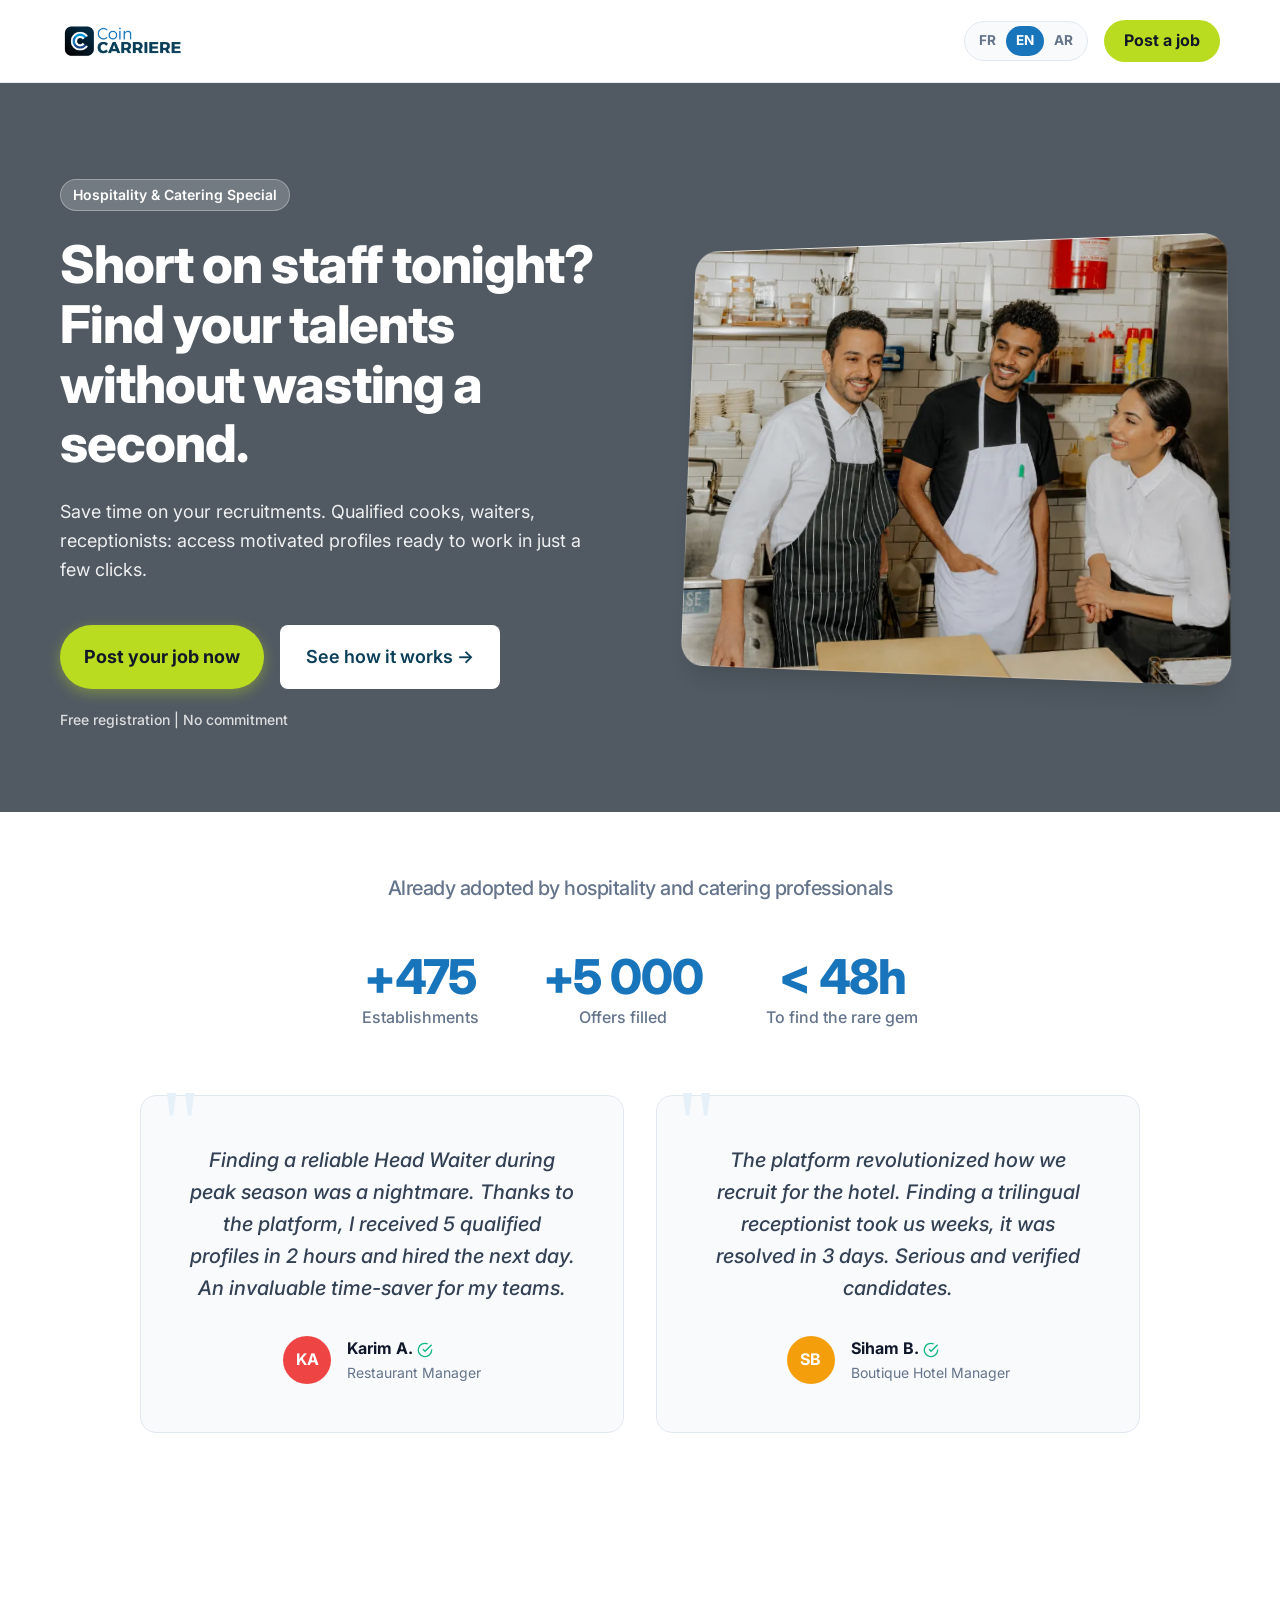
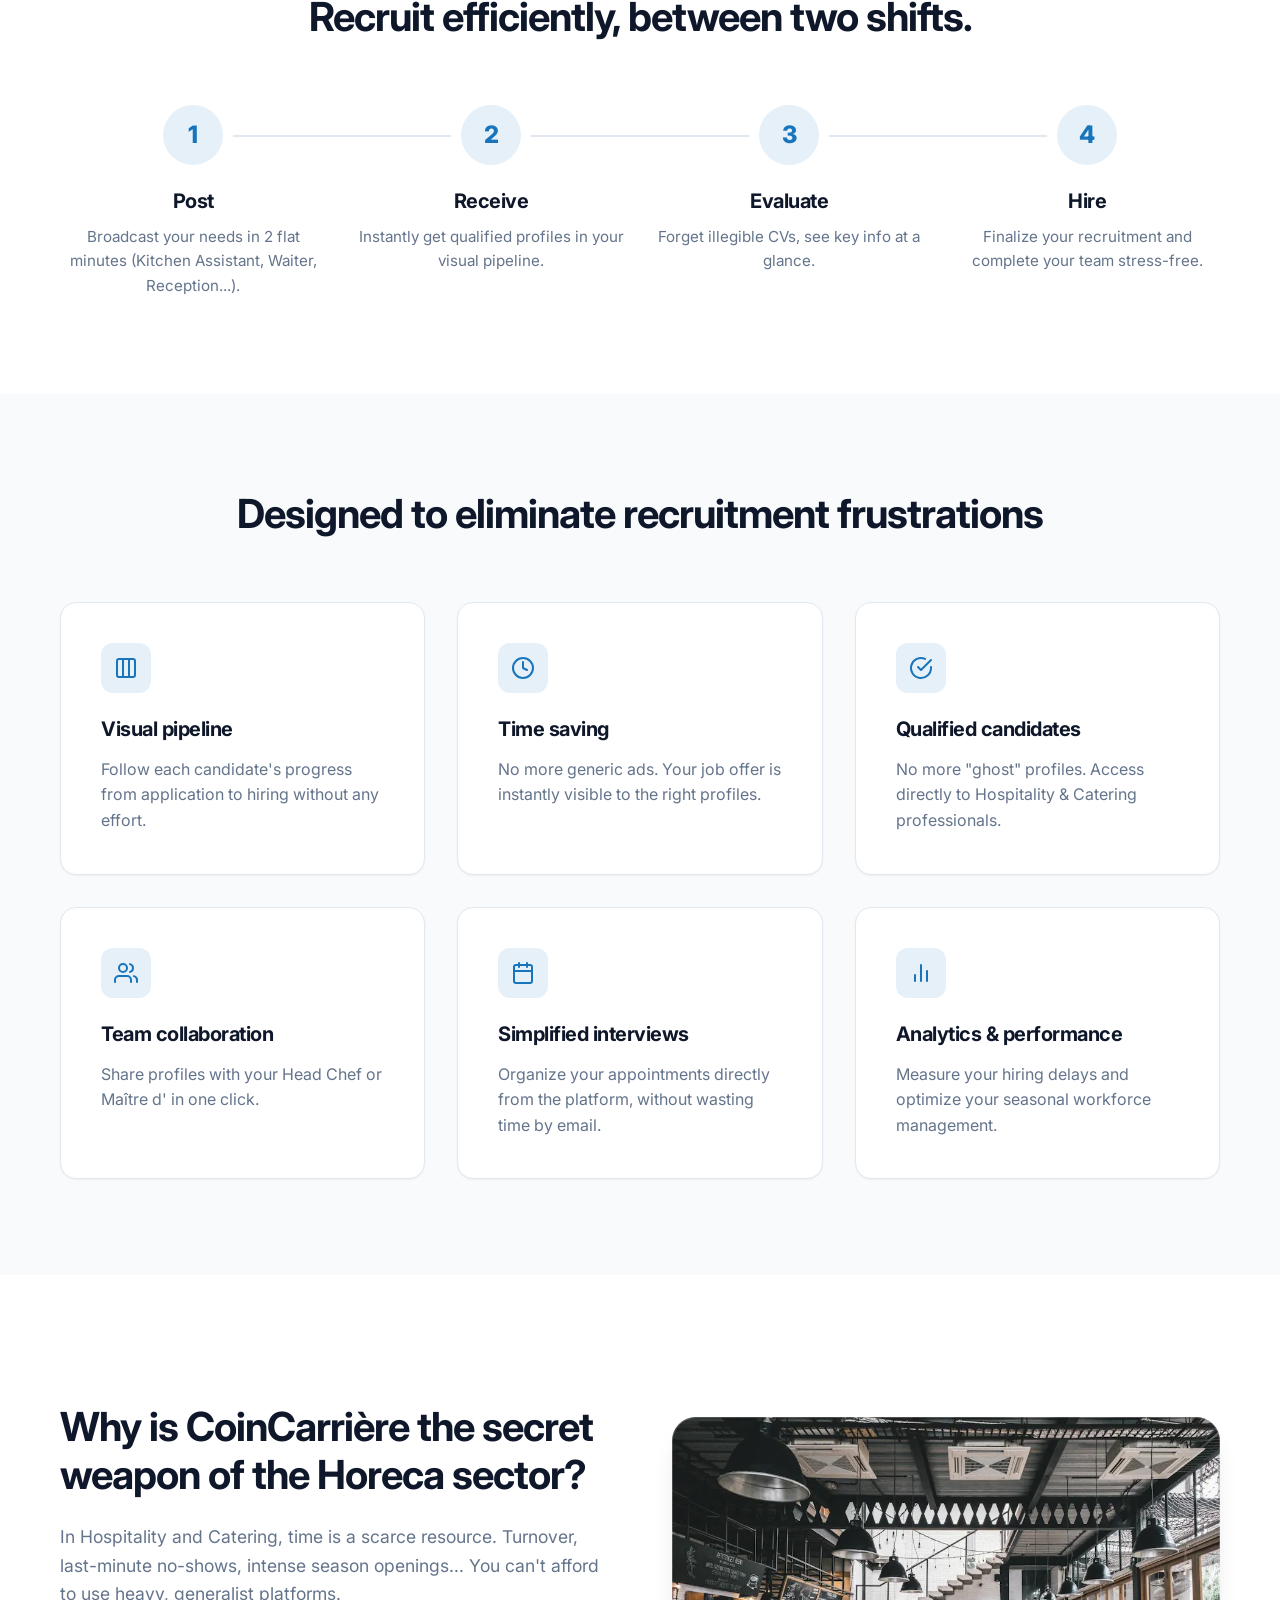
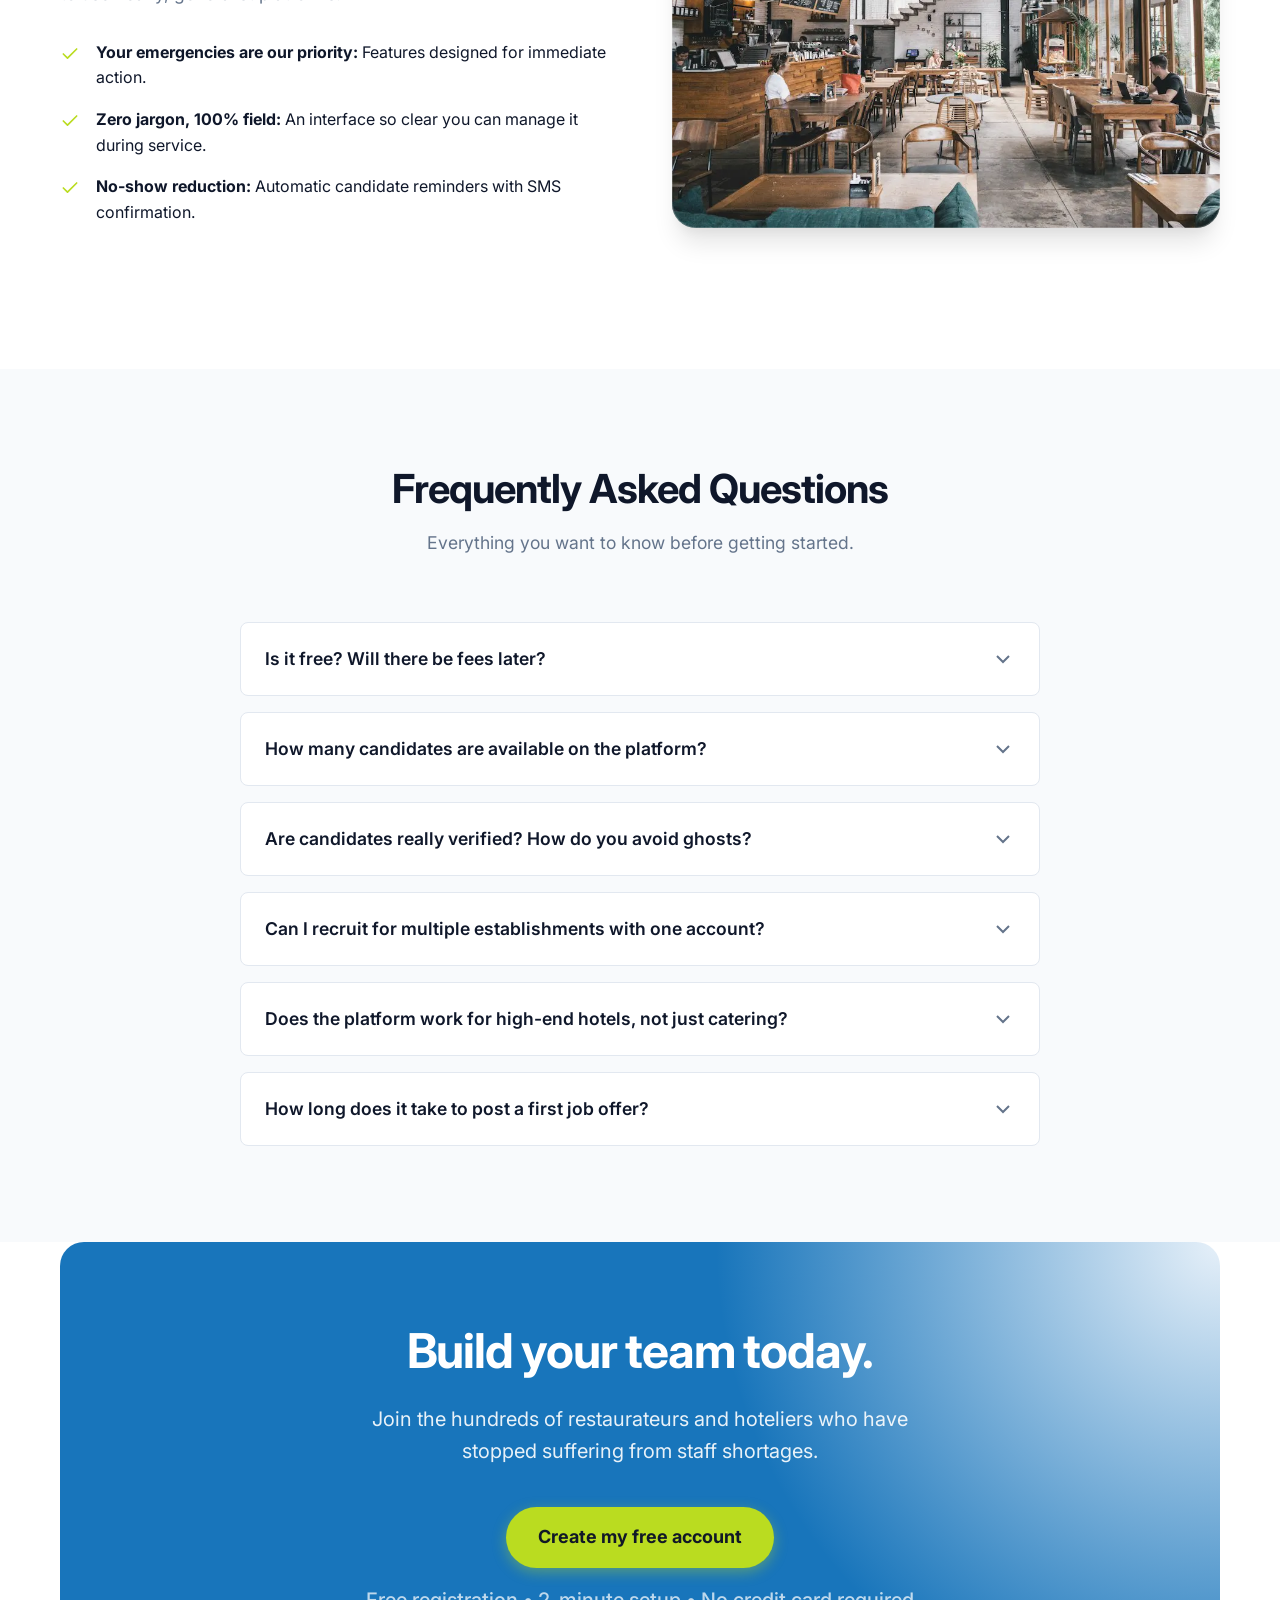
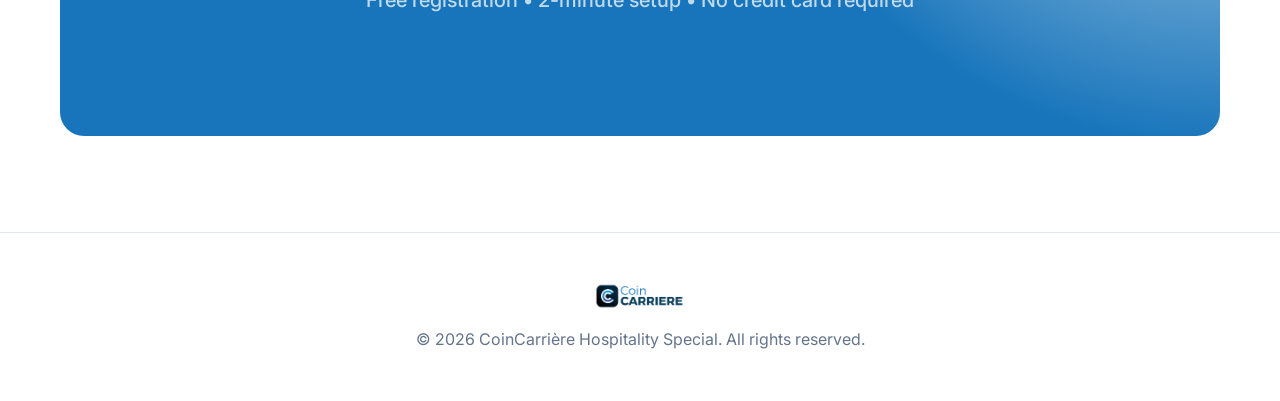
<file: index-en.html>
<!DOCTYPE html>
<html lang="en">
<head>
    <meta charset="UTF-8">
    <meta name="viewport" content="width=device-width, initial-scale=1.0">
    <title>CoinCarrière | Find your dedicated Hospitality & Catering talents</title>
    <meta name="description" content="The recruitment platform to quickly find your cooks, waiters, and receptionists. Stop spending hours recruiting.">
    <link rel="stylesheet" href="style.css">
    <link href="https://fonts.googleapis.com/css2?family=Inter:wght@300;400;500;600;700;800&display=swap" rel="stylesheet">
    <link rel="icon" type="image/png" href="media/favicon.png">
    <link rel="apple-touch-icon" href="media/favicon.png">
    <meta name="theme-color" content="#515A63">
    <meta property="og:type" content="website">
    <meta property="og:image" content="https://dsimmou.github.io/coincarriere-landing/media/og-image.jpg">
    <link rel="alternate" hreflang="fr" href="https://coincarriere.com/ma/fr/employers/index.html">
    <link rel="alternate" hreflang="en" href="https://coincarriere.com/ma/fr/employers/index-en.html">
    <link rel="alternate" hreflang="ar" href="https://coincarriere.com/ma/fr/employers/index-ar.html">
    <link rel="alternate" hreflang="x-default" href="https://coincarriere.com/ma/fr/employers/index.html">
<!-- Meta Pixel Code -->
<script>
!function(f,b,e,v,n,t,s)
{if(f.fbq)return;n=f.fbq=function(){n.callMethod?
n.callMethod.apply(n,arguments):n.queue.push(arguments)};
if(!f._fbq)f._fbq=n;n.push=n;n.loaded=!0;n.version='2.0';
n.queue=[];t=b.createElement(e);t.async=!0;
t.src=v;s=b.getElementsByTagName(e)[0];
s.parentNode.insertBefore(t,s)}(window, document,'script',
'https://connect.facebook.net/en_US/fbevents.js');
fbq('init', '987534587353749');
fbq('track', 'PageView');
</script>
<noscript><img height="1" width="1" style="display:none"
src="https://www.facebook.com/tr?id=987534587353749&ev=PageView&noscript=1"/></noscript>
<!-- End Meta Pixel Code -->
</head>
<body>
    <!-- Navbar -->
    <nav class="navbar">
        <div class="container nav-container">
            <div class="logo">
                <img src="media/logo.png" alt="CoinCarrière" style="height: 40px; display: block;">
            </div>
            <div style="display: flex; align-items: center;">
                <div class="lang-switcher">
                    <a href="index.html" class="lang-btn">FR</a>
                    <a href="index-en.html" class="lang-btn active">EN</a>
                    <a href="index-ar.html" class="lang-btn">AR</a>
                </div>
                <a href="https://coincarriere.com/register?type=company" class="btn btn-action-green nav-cta onclick="return goLead(this)">Post a job</a>
            </div>
        </div>
    </nav>

    <!-- Hero Section -->
    <header class="hero">
        <div class="container hero-container">
            <div class="hero-content">
                <div class="badge">Hospitality & Catering Special</div>
                <h1>Short on staff tonight? Find your talents without wasting a second.</h1>
                <p>Save time on your recruitments. Qualified cooks, waiters, receptionists: access motivated profiles ready to work in just a few clicks.</p>
                <div class="hero-cta-group">
                    <div class="hero-ctas">
                        <a href="https://coincarriere.com/register?type=company" class="btn btn-primary btn-large" onclick="return goLead(this)">Post your job now</a>
                        <a href="#how-it-works" class="btn btn-outline btn-large" style="background: white; border-color: transparent; color: var(--color-primary-dark);">See how it works →</a>
                    </div>
                    <span class="micro-copy">Free registration | No commitment</span>
                </div>
            </div>
            <div class="hero-visual">
                <div class="glass-image tilt">
                    <img src="media/equipe.webp" alt="Team" width="900" height="712" fetchpriority="high">
                </div>
            </div>
        </div>
    </header>

    <!-- Social Proof Section -->
    <section class="social-proof">
        <div class="container">
            <h2 class="trust-heading">Already adopted by hospitality and catering professionals</h2>
            
            <div class="metrics-grid">
                <div class="metric">
                    <h3>+475</h3>
                    <p>Establishments</p>
                </div>
                <div class="metric">
                    <h3>+5 000</h3>
                    <p>Offers filled</p>
                </div>
                <div class="metric">
                    <h3>&lt; 48h</h3>
                    <p>To find the rare gem</p>
                </div>
            </div>

            <div class="testimonials-grid">
                <div class="testimonial">
                    <div class="quote-icon">"</div>
                    <p class="quote-text">Finding a reliable Head Waiter during peak season was a nightmare. Thanks to the platform, I received 5 qualified profiles in 2 hours and hired the next day. An invaluable time-saver for my teams.</p>
                    <div class="author">
                        <div class="author-avatar" style="background: #ef4444;">KA</div>
                        <div class="author-info">
                            <strong>Karim A. <svg width="16" height="16" viewBox="0 0 24 24" fill="none" stroke="#10b981" stroke-width="2" style="vertical-align: text-bottom;"><path d="M22 11.08V12a10 10 0 1 1-5.93-9.14"></path><polyline points="22 4 12 14.01 9 11.01"></polyline></svg></strong>
                            <span>Restaurant Manager</span>
                        </div>
                    </div>
                </div>
                <div class="testimonial">
                    <div class="quote-icon">"</div>
                    <p class="quote-text">The platform revolutionized how we recruit for the hotel. Finding a trilingual receptionist took us weeks, it was resolved in 3 days. Serious and verified candidates.</p>
                    <div class="author">
                        <div class="author-avatar" style="background: #f59e0b;">SB</div>
                        <div class="author-info">
                            <strong>Siham B. <svg width="16" height="16" viewBox="0 0 24 24" fill="none" stroke="#10b981" stroke-width="2" style="vertical-align: text-bottom;"><path d="M22 11.08V12a10 10 0 1 1-5.93-9.14"></path><polyline points="22 4 12 14.01 9 11.01"></polyline></svg></strong>
                            <span>Boutique Hotel Manager</span>
                        </div>
                    </div>
                </div>
            </div>
        </div>
    </section>

    <!-- How It Works Section -->
    <section id="how-it-works" class="how-it-works">
        <div class="container">
            <h2>Recruit efficiently, between two shifts.</h2>
            <div class="steps-container">
                <div class="step">
                    <div class="step-number">1</div>
                    <h3>Post</h3>
                    <p>Broadcast your needs in 2 flat minutes (Kitchen Assistant, Waiter, Reception...).</p>
                </div>
                <div class="step">
                    <div class="step-number">2</div>
                    <h3>Receive</h3>
                    <p>Instantly get qualified profiles in your visual pipeline.</p>
                </div>
                <div class="step">
                    <div class="step-number">3</div>
                    <h3>Evaluate</h3>
                    <p>Forget illegible CVs, see key info at a glance.</p>
                </div>
                <div class="step">
                    <div class="step-number">4</div>
                    <h3>Hire</h3>
                    <p>Finalize your recruitment and complete your team stress-free.</p>
                </div>
            </div>
        </div>
    </section>

    <!-- Key Benefits Grid -->
    <section class="benefits bg-light">
        <div class="container">
            <h2>Designed to eliminate recruitment frustrations</h2>
            <div class="benefits-grid">
                <div class="benefit-card">
                    <div class="icon-wrapper">
                        <svg viewBox="0 0 24 24" fill="none" stroke="currentColor" stroke-width="2" stroke-linecap="round" stroke-linejoin="round"><rect x="3" y="3" width="18" height="18" rx="2" ry="2"></rect><line x1="9" y1="3" x2="9" y2="21"></line><line x1="15" y1="3" x2="15" y2="21"></line></svg>
                    </div>
                    <h3>Visual pipeline</h3>
                    <p>Follow each candidate's progress from application to hiring without any effort.</p>
                </div>
                <div class="benefit-card">
                    <div class="icon-wrapper">
                        <svg viewBox="0 0 24 24" fill="none" stroke="currentColor" stroke-width="2" stroke-linecap="round" stroke-linejoin="round"><circle cx="12" cy="12" r="10"></circle><polyline points="12 6 12 12 16 14"></polyline></svg>
                    </div>
                    <h3>Time saving</h3>
                    <p>No more generic ads. Your job offer is instantly visible to the right profiles.</p>
                </div>
                <div class="benefit-card">
                    <div class="icon-wrapper">
                        <svg viewBox="0 0 24 24" fill="none" stroke="currentColor" stroke-width="2" stroke-linecap="round" stroke-linejoin="round"><path d="M22 11.08V12a10 10 0 1 1-5.93-9.14"></path><polyline points="22 4 12 14.01 9 11.01"></polyline></svg>
                    </div>
                    <h3>Qualified candidates</h3>
                    <p>No more "ghost" profiles. Access directly to Hospitality & Catering professionals.</p>
                </div>
                <div class="benefit-card">
                    <div class="icon-wrapper">
                        <svg viewBox="0 0 24 24" fill="none" stroke="currentColor" stroke-width="2" stroke-linecap="round" stroke-linejoin="round"><path d="M17 21v-2a4 4 0 0 0-4-4H5a4 4 0 0 0-4 4v2"></path><circle cx="9" cy="7" r="4"></circle><path d="M23 21v-2a4 4 0 0 0-3-3.87"></path><path d="M16 3.13a4 4 0 0 1 0 7.75"></path></svg>
                    </div>
                    <h3>Team collaboration</h3>
                    <p>Share profiles with your Head Chef or Maître d' in one click.</p>
                </div>
                <div class="benefit-card">
                    <div class="icon-wrapper">
                        <svg viewBox="0 0 24 24" fill="none" stroke="currentColor" stroke-width="2" stroke-linecap="round" stroke-linejoin="round"><rect x="3" y="4" width="18" height="18" rx="2" ry="2"></rect><line x1="16" y1="2" x2="16" y2="6"></line><line x1="8" y1="2" x2="8" y2="6"></line><line x1="3" y1="10" x2="21" y2="10"></line></svg>
                    </div>
                    <h3>Simplified interviews</h3>
                    <p>Organize your appointments directly from the platform, without wasting time by email.</p>
                </div>
                <div class="benefit-card">
                    <div class="icon-wrapper">
                        <svg viewBox="0 0 24 24" fill="none" stroke="currentColor" stroke-width="2" stroke-linecap="round" stroke-linejoin="round"><line x1="18" y1="20" x2="18" y2="10"></line><line x1="12" y1="20" x2="12" y2="4"></line><line x1="6" y1="20" x2="6" y2="14"></line></svg>
                    </div>
                    <h3>Analytics & performance</h3>
                    <p>Measure your hiring delays and optimize your seasonal workforce management.</p>
                </div>
            </div>
        </div>
    </section>

    <!-- Sector Value Section -->
    <section class="value-proposition">
        <div class="container container-split">
            <div class="value-content">
                <h2>Why is CoinCarrière the secret weapon of the Horeca sector?</h2>
                <p>In Hospitality and Catering, time is a scarce resource. Turnover, last-minute no-shows, intense season openings... You can't afford to use heavy, generalist platforms.</p>
                <ul class="check-list">
                    <li>
                        <svg viewBox="0 0 24 24" fill="none" stroke="currentColor" stroke-width="2" stroke-linecap="round" stroke-linejoin="round"><polyline points="20 6 9 17 4 12"></polyline></svg>
                        <span><strong>Your emergencies are our priority:</strong> Features designed for immediate action.</span>
                    </li>
                    <li>
                        <svg viewBox="0 0 24 24" fill="none" stroke="currentColor" stroke-width="2" stroke-linecap="round" stroke-linejoin="round"><polyline points="20 6 9 17 4 12"></polyline></svg>
                        <span><strong>Zero jargon, 100% field:</strong> An interface so clear you can manage it during service.</span>
                    </li>
                    <li>
                        <svg viewBox="0 0 24 24" fill="none" stroke="currentColor" stroke-width="2" stroke-linecap="round" stroke-linejoin="round"><polyline points="20 6 9 17 4 12"></polyline></svg>
                        <span><strong>No-show reduction:</strong> Automatic candidate reminders with SMS confirmation.</span>
                    </li>
                </ul>
            </div>
            <div class="value-visual">
                <div class="glass-image">
                    <img src="media/cuisine.webp" alt="Professional kitchen in full service" width="900" height="675" loading="lazy">
                </div>
            </div>
        </div>
    </section>

    <!-- FAQ Section -->
    <section class="faq-section bg-light">
        <div class="container">
            <h2>Frequently Asked Questions</h2>
            <p class="faq-intro">Everything you want to know before getting started.</p>
            <div class="faq-list">
                <div class="faq-item">
                    <button class="faq-question" aria-expanded="false" onclick="toggleFaq(this)">
                        <span>Is it free? Will there be fees later?</span>
                        <svg class="faq-icon" viewBox="0 0 24 24" fill="none" stroke="currentColor" stroke-width="2"><polyline points="6 9 12 15 18 9"></polyline></svg>
                    </button>
                    <div class="faq-answer">
                        <p>Registration and job posting are <strong>100% free</strong>. We believe a recruiter finding the right profile quickly is our best advertising. Premium options (highlighting ads, unlimited candidate access) will be available, but the core of the platform will remain free.</p>
                    </div>
                </div>

                <div class="faq-item">
                    <button class="faq-question" aria-expanded="false" onclick="toggleFaq(this)">
                        <span>How many candidates are available on the platform?</span>
                        <svg class="faq-icon" viewBox="0 0 24 24" fill="none" stroke="currentColor" stroke-width="2"><polyline points="6 9 12 15 18 9"></polyline></svg>
                    </button>
                    <div class="faq-answer">
                        <p>CoinCarrière has more than <strong>5,000 active profiles</strong> in the Hospitality and Catering sector in Morocco — cooks, waiters, receptionists, bartenders, housekeepers and many others. The base grows every week thanks to our partnerships with hotel schools.</p>
                    </div>
                </div>

                <div class="faq-item">
                    <button class="faq-question" aria-expanded="false" onclick="toggleFaq(this)">
                        <span>Are candidates really verified? How do you avoid ghosts?</span>
                        <svg class="faq-icon" viewBox="0 0 24 24" fill="none" stroke="currentColor" stroke-width="2"><polyline points="6 9 12 15 18 9"></polyline></svg>
                    </button>
                    <div class="faq-answer">
                        <p>Each candidate confirms their profile by phone number. Before an interview, our system sends an <strong>automatic SMS confirmation</strong> to the candidate. If the profile doesn't respond or cancels at the last minute, you are instantly notified to reschedule. Our interview attendance rate exceeds 85%.</p>
                    </div>
                </div>

                <div class="faq-item">
                    <button class="faq-question" aria-expanded="false" onclick="toggleFaq(this)">
                        <span>Can I recruit for multiple establishments with one account?</span>
                        <svg class="faq-icon" viewBox="0 0 24 24" fill="none" stroke="currentColor" stroke-width="2"><polyline points="6 9 12 15 18 9"></polyline></svg>
                    </button>
                    <div class="faq-answer">
                        <p>Yes. An employer account can manage multiple establishments and multiple recruitment pipelines simultaneously. Ideal for hotel groups, restaurant chains, or multi-site HR departments.</p>
                    </div>
                </div>

                <div class="faq-item">
                    <button class="faq-question" aria-expanded="false" onclick="toggleFaq(this)">
                        <span>Does the platform work for high-end hotels, not just catering?</span>
                        <svg class="faq-icon" viewBox="0 0 24 24" fill="none" stroke="currentColor" stroke-width="2"><polyline points="6 9 12 15 18 9"></polyline></svg>
                    </button>
                    <div class="faq-answer">
                        <p>Absolutely. CoinCarrière covers the entire Horeca sector: restaurants, brasseries, cafes, 3 to 5-star hotels, riads, resorts, and tourist residences. You can filter candidates by experience level, job type, and availability to find profiles that meet your standards, whether it's a kitchen position or a bilingual receptionist profile.</p>
                    </div>
                </div>

                <div class="faq-item">
                    <button class="faq-question" aria-expanded="false" onclick="toggleFaq(this)">
                        <span>How long does it take to post a first job offer?</span>
                        <svg class="faq-icon" viewBox="0 0 24 24" fill="none" stroke="currentColor" stroke-width="2"><polyline points="6 9 12 15 18 9"></polyline></svg>
                    </button>
                    <div class="faq-answer">
                        <p>Less than 2 minutes. Create your account, enter the job title, contract type, and desired availability — your ad is online immediately. No complex forms, no manual approval.</p>
                    </div>
                </div>
            </div>
        </div>
    </section>

    <!-- Final CTA Section -->
    <section class="final-cta">
        <div class="container">
            <div class="cta-box">
                <h2>Build your team today.</h2>
                <p>Join the hundreds of restaurateurs and hoteliers who have stopped suffering from staff shortages.</p>
                <div class="cta-actions">
                    <a href="https://coincarriere.com/register?type=company" class="btn btn-primary btn-large" onclick="return goLead(this)">Create my free account</a>
                    <p class="micro-copy light">Free registration • 2-minute setup • No credit card required</p>
                </div>
            </div>
        </div>
    </section>

    <!-- Footer -->
    <footer>
        <div class="container">
            <div class="footer-content">
                <div class="logo"><img src="media/logo.png" alt="CoinCarrière" style="height: 30px;"></div>
                <p>© 2026 CoinCarrière Hospitality Special. All rights reserved.</p>
            </div>
        </div>
    </footer>

    <!-- Sticky mobile CTA -->
    <div class="sticky-cta" id="sticky-cta" aria-hidden="true">
        <a href="https://coincarriere.com/register?type=company" class="btn btn-primary" tabindex="-1" onclick="return goLead(this)">Post a job for free</a>
    </div>

    <script>
        function goLead(link) {
            try { fbq('track', 'Lead'); } catch (e) {}
            setTimeout(function () { window.location.href = link.href; }, 200);
            return false;
        }

        function toggleFaq(button) {
            const item = button.closest('.faq-item');
            const willOpen = !item.classList.contains('open');
            document.querySelectorAll('.faq-item').forEach(function (i) {
                i.classList.remove('open');
                i.querySelector('.faq-question').setAttribute('aria-expanded', 'false');
            });
            if (willOpen) {
                item.classList.add('open');
                button.setAttribute('aria-expanded', 'true');
            }
        }

        // Sticky CTA: visible on mobile once the hero is out of view, hidden over the final CTA
        (function () {
            var bar = document.getElementById('sticky-cta');
            var hero = document.querySelector('.hero');
            var finalCta = document.querySelector('.final-cta');
            if (!bar || !hero || !('IntersectionObserver' in window)) return;
            var heroVisible = true, finalVisible = false;
            function update() {
                var show = !heroVisible && !finalVisible;
                bar.classList.toggle('visible', show);
                bar.setAttribute('aria-hidden', show ? 'false' : 'true');
                bar.querySelector('a').tabIndex = show ? 0 : -1;
            }
            new IntersectionObserver(function (e) { heroVisible = e[0].isIntersecting; update(); }).observe(hero);
            if (finalCta) new IntersectionObserver(function (e) { finalVisible = e[0].isIntersecting; update(); }).observe(finalCta);
        })();
    </script>
</body>
</html>
</file>
<file: style.css>
:root {
    /* Brand Colors */
    --color-primary: #1875bb;       /* Logo Blue */
    --color-primary-dark: #0b3f59;
    --color-primary-light: #e6f0f9;
    
    --color-accent: #badc20;        /* Action Green CTA */
    --color-accent-hover: #a3c415;
    
    --color-bg: #ffffff;
    --color-bg-light: #f8fafc;
    --color-text: #0f172a;
    --color-text-muted: #64748b;
    --color-border: #e2e8f0;
    
    --shadow-sm: 0 1px 2px 0 rgba(0, 0, 0, 0.05);
    --shadow-md: 0 4px 6px -1px rgba(0, 0, 0, 0.1), 0 2px 4px -1px rgba(0, 0, 0, 0.06);
    --shadow-lg: 0 10px 15px -3px rgba(0, 0, 0, 0.1), 0 4px 6px -2px rgba(0, 0, 0, 0.05);
    --shadow-xl: 0 20px 25px -5px rgba(0, 0, 0, 0.1), 0 10px 10px -5px rgba(0, 0, 0, 0.04);
    
    --radius-md: 0.5rem;
    --radius-lg: 1rem;
    --radius-xl: 1.5rem;
}

* {
    margin: 0;
    padding: 0;
    box-sizing: border-box;
}

body {
    font-family: 'Inter', sans-serif;
    color: var(--color-text);
    background-color: var(--color-bg);
    line-height: 1.6;
    overflow-x: hidden;
}

a { text-decoration: none; }
ul { list-style: none; }
h1, h2, h3 { line-height: 1.2; letter-spacing: -0.025em; }

.container {
    max-width: 1200px;
    margin: 0 auto;
    padding: 0 20px;
}

.bg-light { background-color: var(--color-bg-light); }

/* Buttons */
.btn {
    display: inline-flex;
    align-items: center;
    justify-content: center;
    font-weight: 600;
    border-radius: var(--radius-md);
    transition: all 0.2s ease;
    cursor: pointer;
    border: none;
}

.btn-primary {
    background-color: var(--color-accent);
    color: #111827;
    font-weight: 700;
    border-radius: 999px;
    box-shadow: 0 4px 14px 0 rgba(186, 220, 32, 0.39);
}

.btn-primary:hover {
    background-color: var(--color-accent-hover);
    transform: translateY(-2px);
    box-shadow: 0 6px 20px rgba(186, 220, 32, 0.5);
}

.btn-outline {
    background-color: transparent;
    color: var(--color-primary);
    border: 2px solid var(--color-primary);
    padding: 0.5rem 1.25rem;
}

.btn-outline:hover {
    background-color: var(--color-primary);
    color: white;
}

.btn-large {
    padding: 1rem 2rem;
    font-size: 1.125rem;
}

.btn-small {
    padding: 0.35rem 0.75rem;
    font-size: 0.875rem;
    background-color: var(--color-primary-light);
    color: var(--color-primary-dark);
}

.outline-green {
    background-color: #d1fae5;
    color: #065f46;
}

.btn-action-green {
    background-color: #badc20;
    color: #111827;
    font-weight: 700;
    padding: 0.5rem 1.25rem;
    border-radius: 999px;
    transition: all 0.2s;
    border: none;
}

.btn-action-green:hover {
    background-color: #a3c415;
    transform: translateY(-2px);
}

/* Navbar */
.navbar {
    padding: 1.25rem 0;
    position: sticky;
    top: 0;
    background: rgba(255, 255, 255, 0.9);
    backdrop-filter: blur(10px);
    z-index: 100;
    border-bottom: 1px solid var(--color-border);
}

.nav-container {
    display: flex;
    justify-content: space-between;
    align-items: center;
}

.logo {
    font-size: 1.5rem;
    font-weight: 800;
    color: var(--color-primary-dark);
    display: flex;
    align-items: center;
}

.logo-mark {
    background: var(--color-primary);
    color: white;
    width: 32px;
    height: 32px;
    display: inline-flex;
    align-items: center;
    justify-content: center;
    border-radius: 8px;
    margin-right: 8px;
}

/* Language Switcher */
.lang-switcher {
    display: flex;
    background: var(--color-bg-light);
    border-radius: 20px;
    padding: 4px;
    margin-right: 1rem;
    border: 1px solid var(--color-border);
}

.lang-btn {
    padding: 4px 10px;
    font-size: 0.85rem;
    font-weight: 700;
    color: var(--color-text-muted);
    border-radius: 16px;
    transition: all 0.2s;
    cursor: pointer;
}

.lang-btn.active {
    background: var(--color-primary);
    color: white;
}

.lang-btn:hover:not(.active) {
    color: var(--color-primary);
}

/* Hero Section */
.hero {
    padding: 6rem 0 5rem;
    background-color: #515A63;
    color: white;
    overflow: hidden;
}

.hero-container {
    display: flex;
    align-items: center;
    gap: 4rem;
}

.hero-content {
    flex: 1;
    max-width: 600px;
}

.badge {
    display: inline-block;
    padding: 0.25rem 0.75rem;
    background-color: var(--color-primary-light);
    color: var(--color-primary-dark);
    border-radius: 999px;
    font-size: 0.875rem;
    font-weight: 600;
    margin-bottom: 1.5rem;
}
.hero .badge {
    background-color: rgba(255, 255, 255, 0.2);
    color: white;
    backdrop-filter: blur(4px);
    border: 1px solid rgba(255, 255, 255, 0.3);
}

.hero h1 {
    font-size: 3.25rem;
    line-height: 1.15;
    letter-spacing: -0.02em;
    font-weight: 800;
    color: white;
    margin-bottom: 1.5rem;
}

.hero p {
    font-size: 1.125rem;
    color: rgba(255, 255, 255, 0.9);
    margin-bottom: 2.5rem;
}

.hero-cta-group {
    display: flex;
    flex-direction: column;
    gap: 0.75rem;
    align-items: flex-start;
}

.hero-cta-group .btn {
    white-space: nowrap;
}

.hero-ctas {
    display: flex;
    flex-wrap: wrap;
    gap: 1rem;
    margin-bottom: 0.5rem;
}

.hero-ctas .btn-large {
    padding-left: 1.5rem;
    padding-right: 1.5rem;
}

.tilt {
    transform: rotateY(-10deg) rotateX(5deg);
    transition: transform 0.5s ease;
}
.tilt:hover { transform: none; }

.micro-copy {
    font-size: 0.875rem;
    color: var(--color-text-muted);
    font-weight: 500;
}
.hero .micro-copy { color: rgba(255, 255, 255, 0.8); }
.micro-copy.light { color: rgba(255, 255, 255, 0.8); }

.hero-visual {
    flex: 1;
    position: relative;
    perspective: 1000px;
}

.glass-card {
    background: rgba(255, 255, 255, 0.8);
    backdrop-filter: blur(12px);
    border: 1px solid rgba(255, 255, 255, 0.3);
    border-radius: var(--radius-xl);
    box-shadow: var(--shadow-xl);
    padding: 1.5rem;
    transform: rotateY(-10deg) rotateX(5deg);
    transition: transform 0.5s ease;
}

.glass-card:hover {
    transform: rotateY(0deg) rotateX(0deg);
}

.dash-header { border-bottom: 1px solid var(--color-border); padding-bottom: 1rem; margin-bottom: 1rem; }
.dots span { display: inline-block; width: 12px; height: 12px; border-radius: 50%; background: #e2e8f0; margin-right: 6px; }
.dots span:nth-child(1) { background: #ef4444; }
.dots span:nth-child(2) { background: #f59e0b; }
.dots span:nth-child(3) { background: #10b981; }

.notif {
    display: flex;
    align-items: center;
    padding: 1rem;
    background: white;
    border-radius: var(--radius-md);
    margin-bottom: 1rem;
    box-shadow: var(--shadow-sm);
    gap: 1rem;
    border: 1px solid var(--color-border);
}

.avatar {
    width: 40px; height: 40px; border-radius: 50%; background: var(--color-bg-light);
    display: flex; align-items: center; justify-content: center; font-size: 1.25rem;
}

.notif-text { flex: 1; display: flex; flex-direction: column; }
.notif-text strong { font-size: 0.95rem; }
.notif-text span { font-size: 0.8rem; color: var(--color-text-muted); }

/* Social Proof */
.social-proof { padding: 4rem 0; text-align: center; }
.trust-heading { font-size: 1.25rem; color: var(--color-text-muted); font-weight: 500; margin-bottom: 3rem; }

.metrics-grid {
    display: flex; justify-content: center; gap: 4rem; margin-bottom: 4rem;
}
.metric h3 { font-size: 3rem; color: var(--color-primary); font-weight: 800; }
.metric p { font-size: 1rem; font-weight: 500; color: var(--color-text-muted); }

.testimonials-grid {
    display: grid;
    grid-template-columns: repeat(auto-fit, minmax(min(300px, 100%), 1fr));
    gap: 2rem;
    max-width: 1000px;
    margin: 0 auto;
}

.testimonial {
    background: var(--color-bg-light);
    padding: 3rem;
    border-radius: var(--radius-lg);
    position: relative;
    border: 1px solid var(--color-border);
}

.quote-icon {
    position: absolute; top: -20px; left: 20px; font-size: 6rem; color: var(--color-primary-light);
    font-family: serif; line-height: 1;
}

.quote-text {
    font-size: 1.25rem; font-weight: 500; font-style: italic; color: #334155; margin-bottom: 2rem;
    position: relative; z-index: 1;
}

.author { display: flex; align-items: center; justify-content: center; gap: 1rem; }
.author-avatar { width: 48px; height: 48px; border-radius: 50%; background: var(--color-primary); color: white; display: flex; align-items: center; justify-content: center; font-weight: bold; }
.author-info { text-align: left; display: flex; flex-direction: column; }
.author-info strong { color: var(--color-text); }
.author-info span { font-size: 0.875rem; color: var(--color-text-muted); }

/* How It Works */
.how-it-works { padding: 6rem 0; text-align: center; }
.how-it-works h2 { font-size: 2.5rem; margin-bottom: 4rem; }

.steps-container {
    display: grid; grid-template-columns: repeat(4, 1fr); gap: 2rem; position: relative;
}

.step { text-align: center; position: relative; }
.step-number {
    width: 60px; height: 60px; background: var(--color-primary-light); color: var(--color-primary);
    border-radius: 50%; display: flex; align-items: center; justify-content: center;
    font-size: 1.5rem; font-weight: 800; margin: 0 auto 1.5rem; z-index: 2; position: relative;
    box-shadow: 0 0 0 10px white;
}
.steps-container::before {
    content: ''; position: absolute; top: 30px; left: 10%; right: 10%; height: 2px;
    background: var(--color-border); z-index: 1;
}

.step h3 { font-size: 1.25rem; margin-bottom: 0.75rem; }
.step p { color: var(--color-text-muted); font-size: 0.95rem; }

/* Benefits */
.benefits { padding: 6rem 0; }
.benefits h2 { font-size: 2.5rem; text-align: center; margin-bottom: 4rem; }

.benefits-grid {
    display: grid; grid-template-columns: repeat(auto-fit, minmax(min(300px, 100%), 1fr)); gap: 2rem;
}

.benefit-card {
    background: white; padding: 2.5rem; border-radius: var(--radius-lg);
    box-shadow: var(--shadow-sm); border: 1px solid var(--color-border);
    transition: all 0.3s ease;
}

.benefit-card:hover {
    box-shadow: var(--shadow-lg); transform: translateY(-5px); border-color: var(--color-primary-light);
}

.icon-wrapper {
    width: 50px; height: 50px; border-radius: 12px; background: var(--color-primary-light);
    color: var(--color-primary); display: flex; align-items: center; justify-content: center;
    margin-bottom: 1.5rem;
}

.icon-wrapper svg { width: 24px; height: 24px; }
.benefit-card h3 { font-size: 1.25rem; margin-bottom: 1rem; }
.benefit-card p { color: var(--color-text-muted); }

/* Value Proposition */
.value-proposition { padding: 8rem 0; }
.container-split {
    display: flex; align-items: center; gap: 4rem;
}

.value-content { flex: 1; }
.value-content h2 { font-size: 2.5rem; margin-bottom: 1.5rem; }
.value-content p { font-size: 1.1rem; color: var(--color-text-muted); margin-bottom: 2rem; }

.check-list li {
    display: flex; align-items: flex-start; gap: 1rem; margin-bottom: 1rem;
}
.check-list svg { width: 20px; height: 20px; color: var(--color-accent); flex-shrink: 0; margin-top: 4px; }

.value-visual { flex: 1; }
.glass-image {
    border-radius: var(--radius-xl); overflow: hidden; position: relative;
    box-shadow: var(--shadow-xl);
}
.glass-image::after {
    content: ''; position: absolute; top:0; left:0; right:0; bottom:0;
    box-shadow: inset 0 0 0 1px rgba(255,255,255,0.2); border-radius: inherit;
}
.glass-image img { width: 100%; height: auto; display: block; }

/* FAQ Section */
.faq-section { padding: 6rem 0; }
.faq-section h2 { font-size: 2.5rem; text-align: center; margin-bottom: 1rem; }
.faq-intro { text-align: center; color: var(--color-text-muted); font-size: 1.1rem; margin-bottom: 4rem; }

.faq-list { max-width: 800px; margin: 0 auto; display: flex; flex-direction: column; gap: 1rem; }

.faq-item {
    background: white;
    border: 1px solid var(--color-border);
    border-radius: var(--radius-md);
    overflow: hidden;
    transition: all 0.3s ease;
}

.faq-item:hover {
    border-color: var(--color-primary-light);
    box-shadow: var(--shadow-sm);
}

.faq-question {
    width: 100%;
    text-align: left;
    padding: 1.5rem;
    background: none;
    border: none;
    display: flex;
    justify-content: space-between;
    align-items: center;
    gap: 1rem;
    font-size: 1.1rem;
    font-weight: 600;
    color: var(--color-text);
    cursor: pointer;
    font-family: inherit;
}

.faq-icon {
    width: 24px;
    height: 24px;
    flex-shrink: 0;
    color: var(--color-text-muted);
    transition: transform 0.3s ease;
}

.faq-answer {
    max-height: 0;
    overflow: hidden;
    transition: max-height 0.3s ease, padding 0.3s ease;
    background: white;
}

.faq-answer p {
    padding: 0 1.5rem 1.5rem;
    color: var(--color-text-muted);
    margin: 0;
    line-height: 1.6;
}

/* Active State */
.faq-item.open {
    border-color: var(--color-primary);
}

.faq-item.open .faq-question {
    color: var(--color-primary);
}

.faq-item.open .faq-icon {
    transform: rotate(180deg);
    color: var(--color-primary);
}

.faq-item.open .faq-answer {
    max-height: 1000px;
}

/* Final CTA */
.final-cta { padding: 0 0 6rem; }
.cta-box {
    background: var(--color-primary); border-radius: var(--radius-xl);
    padding: 5rem 3rem; text-align: center; color: white;
    background-image: radial-gradient(circle at top right, var(--color-primary-light) 0%, transparent 40%);
}
.cta-box h2 { font-size: 3rem; margin-bottom: 1.5rem; color: white; }
.cta-box p { font-size: 1.25rem; opacity: 0.9; margin-bottom: 2.5rem; max-width: 600px; margin-left: auto; margin-right: auto; }
.cta-actions { display: flex; flex-direction: column; align-items: center; gap: 1rem; }

/* Footer */
footer { border-top: 1px solid var(--color-border); padding: 3rem 0; text-align: center; }
.footer-content { color: var(--color-text-muted); }
.footer-content .logo { justify-content: center; margin-bottom: 1rem; color: var(--color-text); }

/* Responsive */
@media (max-width: 992px) {
    .hero h1 { font-size: 2.75rem; }
    .hero-container { flex-direction: column; text-align: center; }
    .hero-cta-group { align-items: center; }
    .glass-card { transform: none; margin-top: 2rem; }
    .glass-card:hover { transform: translateY(-5px); }
    .steps-container::before { display: none; }
    .steps-container { grid-template-columns: repeat(2, 1fr); gap: 3rem 2rem; }
    .container-split { flex-direction: column; text-align: center; }
    .check-list li { text-align: left; }
    .hero-ctas { justify-content: center; }
    .tilt, .tilt:hover { transform: none; }
}

@media (max-width: 768px) {
    .metrics-grid { flex-direction: column; gap: 2rem; }
    .steps-container { grid-template-columns: 1fr; }
    .hero h1 { font-size: 2.25rem; }
    .cta-box { padding: 3rem 1.5rem; }
    .cta-box h2 { font-size: 2rem; }
}

/* Sticky mobile CTA (shown only on small screens, after the hero) */
.sticky-cta {
    display: none;
    position: fixed;
    left: 0;
    right: 0;
    bottom: 0;
    z-index: 200;
    padding: 0.75rem 16px calc(0.75rem + env(safe-area-inset-bottom, 0px));
    background: rgba(255, 255, 255, 0.95);
    backdrop-filter: blur(8px);
    border-top: 1px solid var(--color-border);
    box-shadow: 0 -4px 12px rgba(0, 0, 0, 0.06);
    transform: translateY(110%);
    transition: transform 0.25s ease;
}
.sticky-cta.visible { transform: translateY(0); }
.sticky-cta .btn { width: 100%; padding: 0.8rem 0.75rem; font-size: clamp(0.8rem, 3.9vw, 0.9rem); white-space: nowrap; overflow: hidden; text-overflow: ellipsis; }

/* Phones */
@media (max-width: 600px) {
    /* Navbar: logo + languages only (the CTA lives in the hero and the sticky bar) */
    .navbar { padding: 0.75rem 0; }
    .navbar .logo img { height: 32px !important; }
    .nav-cta { display: none; }
    .lang-switcher { margin: 0; }
    .lang-btn { padding: 6px 12px; }

    /* Hero */
    .hero { padding: 2.5rem 0 3rem; }
    .hero-container { gap: 2rem; }
    .hero .badge { font-size: 0.8rem; margin-bottom: 1rem; }
    .hero h1 { font-size: 1.9rem; margin-bottom: 1rem; }
    .hero p { font-size: 1rem; margin-bottom: 1.5rem; }
    .hero-cta-group { align-items: stretch; width: 100%; }
    .hero-ctas { flex-direction: column; gap: 0.75rem; }
    .hero-cta-group .btn,
    .cta-actions .btn { width: 100%; white-space: normal; text-align: center; }
    .btn-large { padding: 0.9rem 1.25rem; font-size: 1rem; }
    .hero-visual { width: 100%; }

    /* Section rhythm */
    .social-proof { padding: 3rem 0; }
    .how-it-works, .benefits, .faq-section, .value-proposition { padding: 3.5rem 0; }
    .how-it-works h2, .benefits h2, .value-content h2, .faq-section h2 { font-size: 1.75rem; }
    .how-it-works h2, .benefits h2 { margin-bottom: 2rem; }

    /* Social proof */
    .trust-heading { font-size: 1.05rem; margin-bottom: 2rem; }
    .metrics-grid { display: grid; grid-template-columns: repeat(3, 1fr); gap: 0.75rem; margin-bottom: 2.5rem; }
    .metric h3 { font-size: clamp(1.2rem, 6.5vw, 1.6rem); white-space: nowrap; }
    .metric p { font-size: 0.8rem; line-height: 1.3; }
    .testimonials-grid { gap: 1.25rem; }
    .testimonial { padding: 2rem 1.25rem 1.5rem; text-align: left; }
    .quote-icon { font-size: 4.5rem; top: -12px; }
    .quote-text { font-size: 1rem; margin-bottom: 1.25rem; }
    .author { justify-content: flex-start; }

    /* Steps: compact list, number on the side */
    .steps-container { gap: 1.25rem; }
    .step { display: grid; grid-template-columns: 48px 1fr; column-gap: 1rem; text-align: left; }
    .step-number { width: 48px; height: 48px; font-size: 1.2rem; margin: 0; grid-row: span 2; box-shadow: none; }
    .step h3 { font-size: 1.1rem; margin-bottom: 0.25rem; align-self: center; }

    /* Benefits: icon and title on one line */
    .benefits-grid { gap: 1rem; }
    .benefit-card { padding: 1.25rem; display: grid; grid-template-columns: 44px 1fr; column-gap: 1rem; align-items: center; }
    .icon-wrapper { width: 44px; height: 44px; margin-bottom: 0; }
    .benefit-card h3 { font-size: 1.05rem; margin-bottom: 0; }
    .benefit-card p { grid-column: 1 / -1; margin-top: 0.75rem; font-size: 0.95rem; }

    /* Value proposition */
    .container-split { gap: 2rem; text-align: left; }
    .value-content p { font-size: 1rem; margin-bottom: 1.5rem; }

    /* FAQ */
    .faq-intro { font-size: 1rem; margin-bottom: 2rem; }
    .faq-question { padding: 1.1rem 1.25rem; font-size: 1rem; }
    .faq-answer p { padding: 0 1.25rem 1.25rem; }

    /* Final CTA */
    .final-cta { padding-bottom: 3rem; }
    .cta-box { padding: 2.5rem 1.25rem; border-radius: var(--radius-lg); }
    .cta-box h2 { font-size: 1.6rem; }
    .cta-box p { font-size: 1rem; margin-bottom: 1.5rem; }

    /* Room for the sticky bar */
    footer { padding: 2rem 0 6rem; }
    .sticky-cta { display: block; }
}

/* No hover lift on touch screens */
@media (hover: none) {
    .btn-primary:hover, .btn-action-green:hover, .benefit-card:hover { transform: none; }
}

/* RTL Support */
[dir="rtl"] {
    font-family: 'Cairo', 'Inter', sans-serif;
}
[dir="rtl"] .hero-container {
    direction: rtl;
}
[dir="rtl"] .nav-container {
    flex-direction: row-reverse;
}
[dir="rtl"] .steps-container {
    direction: rtl;
}
/* In RTL, flex rows already start on the right: no row-reverse needed */
[dir="rtl"] .check-list li,
[dir="rtl"] .author-info,
[dir="rtl"] .testimonial,
[dir="rtl"] .faq-question,
[dir="rtl"] .container-split {
    text-align: right;
}
[dir="rtl"] .lang-switcher {
    margin-right: 0;
    margin-left: 1rem;
}
@media (max-width: 600px) {
    [dir="rtl"] .lang-switcher { margin: 0; }
    [dir="rtl"] .step { text-align: right; }
}
[dir="rtl"] .footer-content {
    flex-direction: row-reverse;
}
[dir="rtl"] .metric h3 {
    direction: ltr;
    unicode-bidi: embed;
}
</file>
